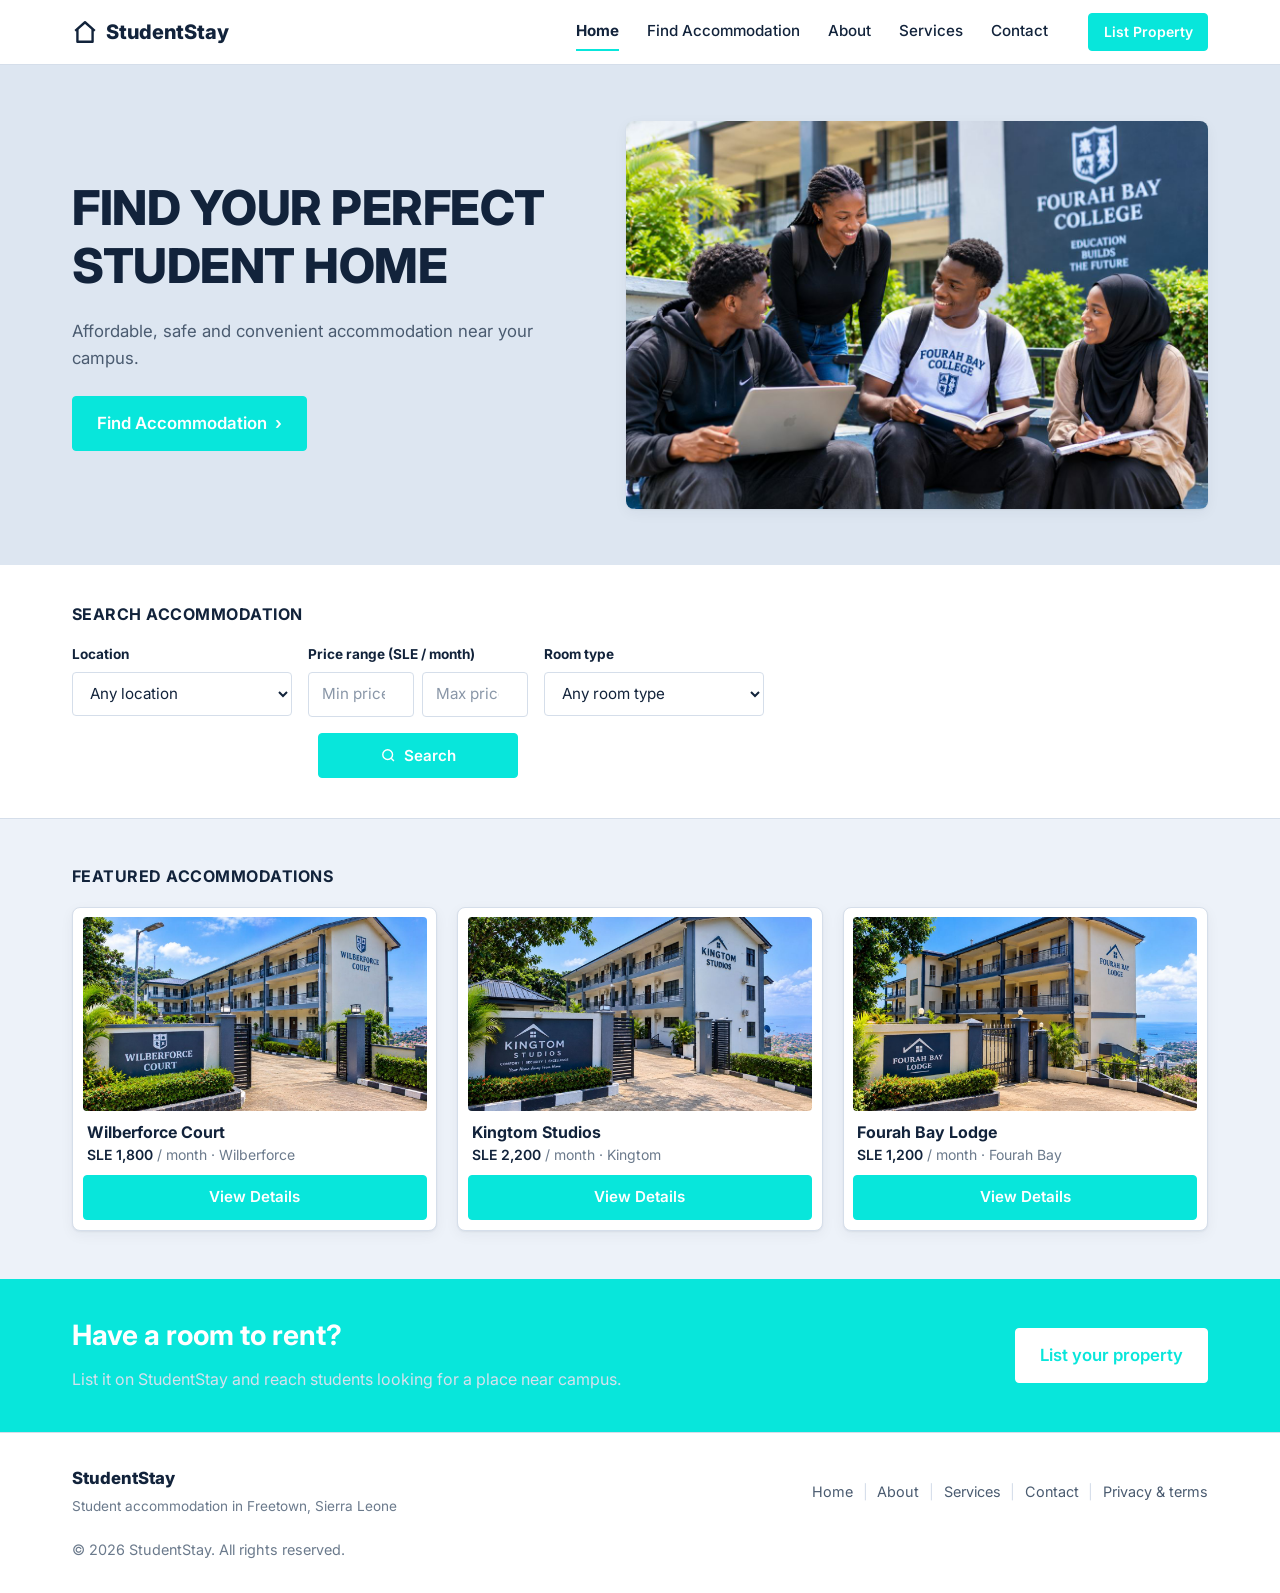
<file: index.html>
<!DOCTYPE html>
<html lang="en">
<head>
  <meta charset="UTF-8">
  <meta name="viewport" content="width=device-width, initial-scale=1">
  <title>StudentStay | Find Your Perfect Student Home</title>
  <meta name="description" content="Search affordable, safe student rooms and apartments in Freetown. Compare prices, locations and facilities.">
  <link rel="icon" href="images/favicon.svg" type="image/svg+xml">
  <link rel="preconnect" href="https://fonts.googleapis.com">
  <link rel="preconnect" href="https://fonts.gstatic.com" crossorigin>
  <link href="https://fonts.googleapis.com/css2?family=Inter:wght@400;500;600;700;800&amp;display=swap" rel="stylesheet">
  <link rel="stylesheet" href="css/style.css">
</head>
<body data-page="home">
  <a class="skip-link" href="#main">Skip to main content</a>

  <header class="site-header">
    <div class="container header-inner">
      <a class="logo" href="index.html" aria-label="StudentStay home"><svg viewBox="0 0 24 24" fill="none" stroke="currentColor" stroke-width="2.2" stroke-linejoin="round" aria-hidden="true"><path d="M3 11 12 3l9 8"/><path d="M5 9.5V21h14V9.5"/></svg><span>StudentStay</span></a>

      <nav id="main-nav" class="main-nav" aria-label="Main">
        <ul>
          <li><a href="index.html" aria-current="page">Home</a></li>
          <li><a href="accommodation.html">Find Accommodation</a></li>
          <li><a href="about.html">About</a></li>
          <li><a href="services.html">Services</a></li>
          <li><a href="contact.html">Contact</a></li>
        </ul>
      </nav>

      <div class="header-actions">
        <a class="btn btn--sm header-cta" href="list-property.html">List Property</a>
        <button class="nav-toggle" type="button" aria-expanded="false" aria-controls="main-nav" aria-label="Open menu">
          <svg class="icon-open" viewBox="0 0 24 24" fill="none" stroke="currentColor" stroke-width="2" aria-hidden="true"><path d="M3 6h18M3 12h18M3 18h18"/></svg><svg class="icon-close" viewBox="0 0 24 24" fill="none" stroke="currentColor" stroke-width="2" aria-hidden="true"><path d="M6 6l12 12M18 6 6 18"/></svg>
        </button>
      </div>
    </div>
  </header>

  <main id="main">
    <section class="hero" aria-labelledby="hero-title">
      <div class="container hero-inner">
        <div>
          <h1 id="hero-title">Find your perfect student home</h1>
          <p class="hero-tagline">Affordable, safe and convenient accommodation near your campus.</p>
          <a class="btn btn--lg" href="accommodation.html">Find Accommodation <span aria-hidden="true">›</span></a>
        </div>
        <div class="hero-media">
          <img src="images/students.jpg" alt="Four smiling students studying together outside Fourah Bay College" width="1200" height="800" fetchpriority="high">
        </div>
      </div>
    </section>

    <section class="search-panel" aria-labelledby="search-title">
      <div class="container">
        <h2 id="search-title" class="section-title">Search accommodation</h2>
        <form class="form-grid" action="accommodation.html" method="get" role="search">
          <div class="field">
            <label for="home-location">Location</label>
            <select id="home-location" name="location">
              <option value="">Any location</option>
            </select>
          </div>
          <div class="field">
            <span class="label" id="price-label">Price range (SLE / month)</span>
            <div class="price-pair" role="group" aria-labelledby="price-label">
              <label class="visually-hidden" for="home-min">Minimum price</label>
              <input id="home-min" name="min" type="number" min="0" step="100" placeholder="Min price">
              <label class="visually-hidden" for="home-max">Maximum price</label>
              <input id="home-max" name="max" type="number" min="0" step="100" placeholder="Max price">
            </div>
          </div>
          <div class="field">
            <label for="home-type">Room type</label>
            <select id="home-type" name="type">
              <option value="">Any room type</option>
            </select>
          </div>
          <button class="btn" type="submit"><svg viewBox="0 0 24 24" fill="none" stroke="currentColor" stroke-width="2" aria-hidden="true"><circle cx="11" cy="11" r="7"/><path d="m20 20-4-4"/></svg> Search</button>
        </form>
      </div>
    </section>

    <section class="section section--soft" aria-labelledby="featured-title">
      <div class="container">
        <h2 id="featured-title" class="section-title">Featured accommodations</h2>
        <div id="featured-grid" class="card-grid card-grid--3">
          <noscript><p>Turn on JavaScript to see featured listings, or <a href="accommodation.html">browse all accommodation</a>.</p></noscript>
        </div>
      </div>
    </section>

    <section class="cta-band" aria-labelledby="owner-title">
      <div class="container">
        <div>
          <h2 id="owner-title">Have a room to rent?</h2>
          <p style="margin:0">List it on StudentStay and reach students looking for a place near campus.</p>
        </div>
        <a class="btn btn--lg" href="list-property.html">List your property</a>
      </div>
    </section>
  </main>

  <footer class="site-footer">
    <div class="container footer-inner">
      <div class="footer-brand">StudentStay
        <p>Student accommodation in Freetown, Sierra Leone</p>
      </div>
      <nav aria-label="Footer">
        <ul class="footer-links">
          <li><a href="index.html">Home</a></li>
          <li><a href="about.html">About</a></li>
          <li><a href="services.html">Services</a></li>
          <li><a href="contact.html">Contact</a></li>
          <li><a href="services.html#faqs">Privacy &amp; terms</a></li>
        </ul>
      </nav>
      <p class="copyright">&copy; <span data-year>2026</span> StudentStay. All rights reserved.</p>
    </div>
  </footer>

  <script src="js/listings.js"></script>
  <script src="js/main.js"></script>
</body>
</html>
</file>
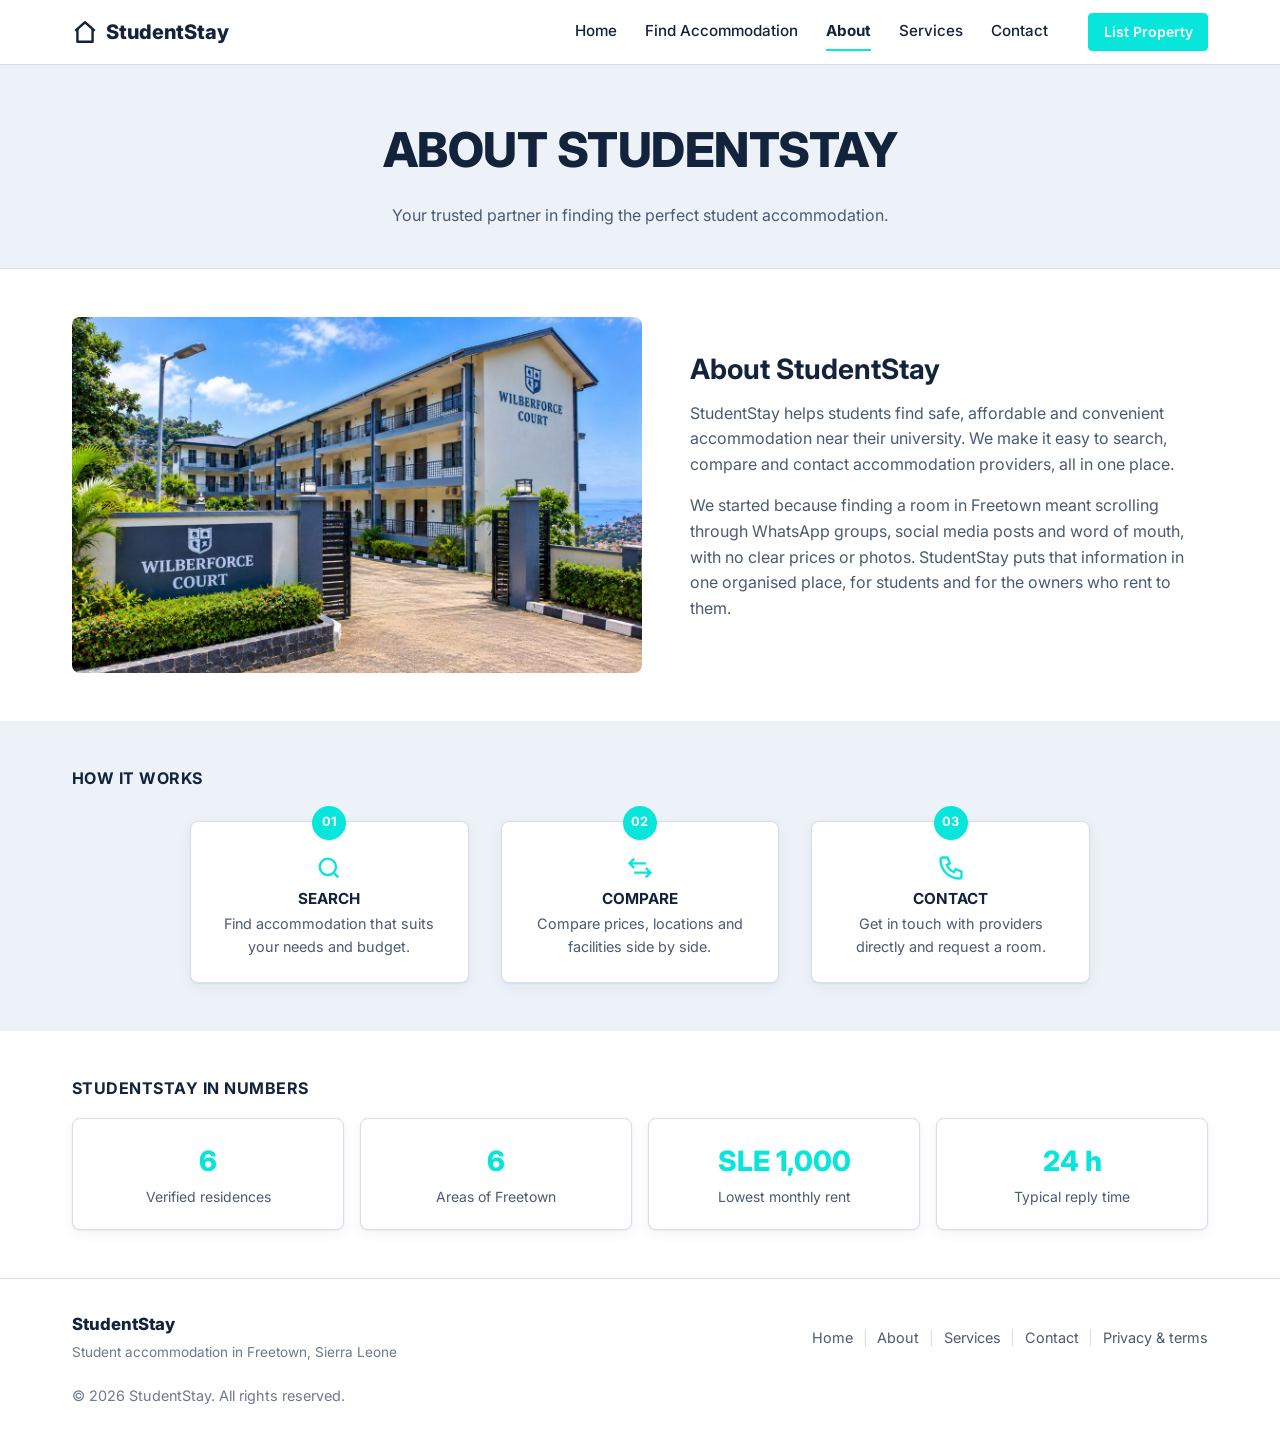
<file: about.html>
<!DOCTYPE html>
<html lang="en">
<head>
  <meta charset="UTF-8">
  <meta name="viewport" content="width=device-width, initial-scale=1">
  <title>About StudentStay</title>
  <meta name="description" content="StudentStay helps students find safe, affordable and convenient accommodation near their university.">
  <link rel="icon" href="images/favicon.svg" type="image/svg+xml">
  <link rel="preconnect" href="https://fonts.googleapis.com">
  <link rel="preconnect" href="https://fonts.gstatic.com" crossorigin>
  <link href="https://fonts.googleapis.com/css2?family=Inter:wght@400;500;600;700;800&amp;display=swap" rel="stylesheet">
  <link rel="stylesheet" href="css/style.css">
</head>
<body data-page="about">
  <a class="skip-link" href="#main">Skip to main content</a>

  <header class="site-header">
    <div class="container header-inner">
      <a class="logo" href="index.html" aria-label="StudentStay home"><svg viewBox="0 0 24 24" fill="none" stroke="currentColor" stroke-width="2.2" stroke-linejoin="round" aria-hidden="true"><path d="M3 11 12 3l9 8"/><path d="M5 9.5V21h14V9.5"/></svg><span>StudentStay</span></a>

      <nav id="main-nav" class="main-nav" aria-label="Main">
        <ul>
          <li><a href="index.html">Home</a></li>
          <li><a href="accommodation.html">Find Accommodation</a></li>
          <li><a href="about.html" aria-current="page">About</a></li>
          <li><a href="services.html">Services</a></li>
          <li><a href="contact.html">Contact</a></li>
        </ul>
      </nav>

      <div class="header-actions">
        <a class="btn btn--sm header-cta" href="list-property.html">List Property</a>
        <button class="nav-toggle" type="button" aria-expanded="false" aria-controls="main-nav" aria-label="Open menu">
          <svg class="icon-open" viewBox="0 0 24 24" fill="none" stroke="currentColor" stroke-width="2" aria-hidden="true"><path d="M3 6h18M3 12h18M3 18h18"/></svg><svg class="icon-close" viewBox="0 0 24 24" fill="none" stroke="currentColor" stroke-width="2" aria-hidden="true"><path d="M6 6l12 12M18 6 6 18"/></svg>
        </button>
      </div>
    </div>
  </header>

  <main id="main">
    <div class="page-header page-header--center">
      <div class="container">
        <h1>About StudentStay</h1>
        <p>Your trusted partner in finding the perfect student accommodation.</p>
      </div>
    </div>

    <section class="section section--white" aria-labelledby="who-title">
      <div class="container split">
        <img src="images/wilberforce-court.jpg" alt="Wilberforce Court student residence with its gated entrance and harbour view" width="1200" height="800">
        <div>
          <h2 id="who-title">About StudentStay</h2>
          <p>StudentStay helps students find safe, affordable and convenient accommodation near their university. We make it easy to search, compare and contact accommodation providers, all in one place.</p>
          <p>We started because finding a room in Freetown meant scrolling through WhatsApp groups, social media posts and word of mouth, with no clear prices or photos. StudentStay puts that information in one organised place, for students and for the owners who rent to them.</p>
        </div>
      </div>
    </section>

    <section class="section section--soft" aria-labelledby="how-title">
      <div class="container">
        <h2 id="how-title" class="section-title">How it works</h2>
        <ol class="steps">
          <li class="card step">
            <svg viewBox="0 0 24 24" fill="none" stroke="currentColor" stroke-width="2" aria-hidden="true"><circle cx="11" cy="11" r="7"/><path d="m20 20-4-4"/></svg>
            <h3>Search</h3>
            <p>Find accommodation that suits your needs and budget.</p>
          </li>
          <li class="card step">
            <svg viewBox="0 0 24 24" fill="none" stroke="currentColor" stroke-width="2" aria-hidden="true"><path d="M7 4 3 8l4 4M3 8h14M17 20l4-4-4-4M21 16H7"/></svg>
            <h3>Compare</h3>
            <p>Compare prices, locations and facilities side by side.</p>
          </li>
          <li class="card step">
            <svg viewBox="0 0 24 24" fill="none" stroke="currentColor" stroke-width="2" aria-hidden="true"><path d="M5 3h4l2 5-2.5 1.5a11 11 0 0 0 6 6L16 13l5 2v4a2 2 0 0 1-2 2A16 16 0 0 1 3 5a2 2 0 0 1 2-2z"/></svg>
            <h3>Contact</h3>
            <p>Get in touch with providers directly and request a room.</p>
          </li>
        </ol>
      </div>
    </section>

    <section class="section section--white" aria-labelledby="numbers-title">
      <div class="container">
        <h2 id="numbers-title" class="section-title">StudentStay in numbers</h2>
        <div class="stats">
          <div class="card"><strong>6</strong><span>Verified residences</span></div>
          <div class="card"><strong>6</strong><span>Areas of Freetown</span></div>
          <div class="card"><strong>SLE 1,000</strong><span>Lowest monthly rent</span></div>
          <div class="card"><strong>24 h</strong><span>Typical reply time</span></div>
        </div>
      </div>
    </section>
  </main>

  <footer class="site-footer">
    <div class="container footer-inner">
      <div class="footer-brand">StudentStay
        <p>Student accommodation in Freetown, Sierra Leone</p>
      </div>
      <nav aria-label="Footer">
        <ul class="footer-links">
          <li><a href="index.html">Home</a></li>
          <li><a href="about.html">About</a></li>
          <li><a href="services.html">Services</a></li>
          <li><a href="contact.html">Contact</a></li>
          <li><a href="services.html#faqs">Privacy &amp; terms</a></li>
        </ul>
      </nav>
      <p class="copyright">&copy; <span data-year>2026</span> StudentStay. All rights reserved.</p>
    </div>
  </footer>

  <script src="js/listings.js"></script>
  <script src="js/main.js"></script>
</body>
</html>
</file>
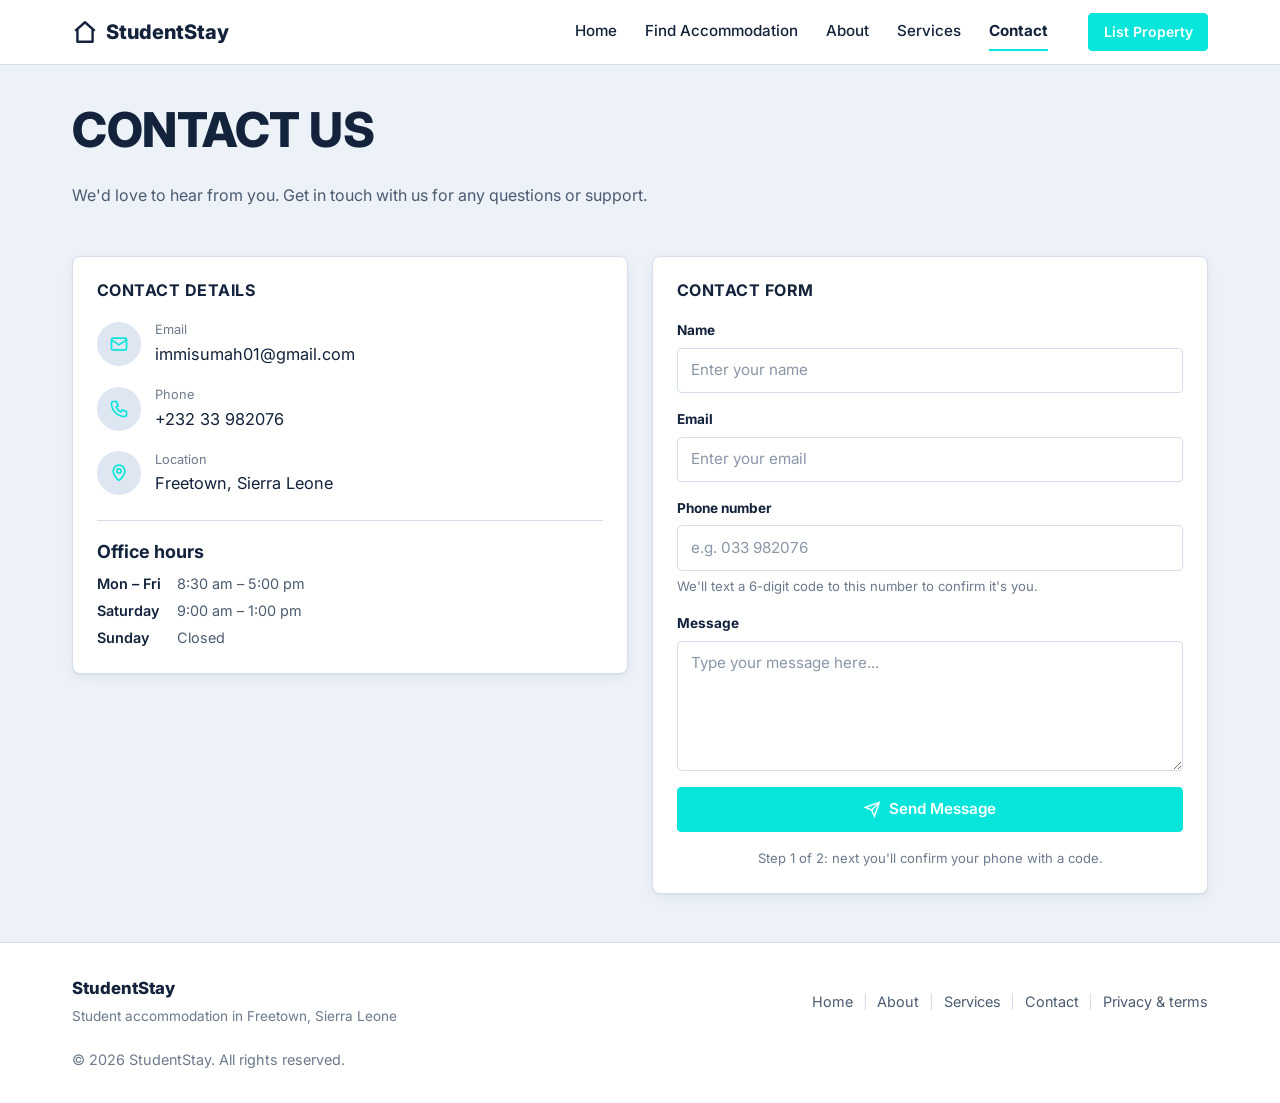
<file: contact.html>
<!DOCTYPE html>
<html lang="en">
<head>
  <meta charset="UTF-8">
  <meta name="viewport" content="width=device-width, initial-scale=1">
  <title>Contact Us | StudentStay</title>
  <meta name="description" content="Contact StudentStay by email, phone or the contact form.">
  <link rel="icon" href="images/favicon.svg" type="image/svg+xml">
  <link rel="preconnect" href="https://fonts.googleapis.com">
  <link rel="preconnect" href="https://fonts.gstatic.com" crossorigin>
  <link href="https://fonts.googleapis.com/css2?family=Inter:wght@400;500;600;700;800&amp;display=swap" rel="stylesheet">
  <link rel="stylesheet" href="css/style.css">
</head>
<body data-page="contact">
  <a class="skip-link" href="#main">Skip to main content</a>

  <header class="site-header">
    <div class="container header-inner">
      <a class="logo" href="index.html" aria-label="StudentStay home"><svg viewBox="0 0 24 24" fill="none" stroke="currentColor" stroke-width="2.2" stroke-linejoin="round" aria-hidden="true"><path d="M3 11 12 3l9 8"/><path d="M5 9.5V21h14V9.5"/></svg><span>StudentStay</span></a>

      <nav id="main-nav" class="main-nav" aria-label="Main">
        <ul>
          <li><a href="index.html">Home</a></li>
          <li><a href="accommodation.html">Find Accommodation</a></li>
          <li><a href="about.html">About</a></li>
          <li><a href="services.html">Services</a></li>
          <li><a href="contact.html" aria-current="page">Contact</a></li>
        </ul>
      </nav>

      <div class="header-actions">
        <a class="btn btn--sm header-cta" href="list-property.html">List Property</a>
        <button class="nav-toggle" type="button" aria-expanded="false" aria-controls="main-nav" aria-label="Open menu">
          <svg class="icon-open" viewBox="0 0 24 24" fill="none" stroke="currentColor" stroke-width="2" aria-hidden="true"><path d="M3 6h18M3 12h18M3 18h18"/></svg><svg class="icon-close" viewBox="0 0 24 24" fill="none" stroke="currentColor" stroke-width="2" aria-hidden="true"><path d="M6 6l12 12M18 6 6 18"/></svg>
        </button>
      </div>
    </div>
  </header>

  <main id="main">
    <div class="page-header">
      <div class="container">
        <h1>Contact us</h1>
        <p>We'd love to hear from you. Get in touch with us for any questions or support.</p>
      </div>
    </div>

    <section class="section section--soft" style="padding-top:1.5rem">
      <div class="container contact-layout">
        <section class="card contact-card" aria-labelledby="details-title">
          <h2 id="details-title" class="section-title">Contact details</h2>
          <ul class="contact-list">
            <li><span class="icon-circle"><svg viewBox="0 0 24 24" fill="none" stroke="currentColor" stroke-width="2" aria-hidden="true"><rect x="3" y="5" width="18" height="14" rx="2"/><path d="m3 7 9 6 9-6"/></svg></span>
              <div><small>Email</small><a href="mailto:immisumah01@gmail.com">immisumah01@gmail.com</a></div></li>
            <li><span class="icon-circle"><svg viewBox="0 0 24 24" fill="none" stroke="currentColor" stroke-width="2" aria-hidden="true"><path d="M5 3h4l2 5-2.5 1.5a11 11 0 0 0 6 6L16 13l5 2v4a2 2 0 0 1-2 2A16 16 0 0 1 3 5a2 2 0 0 1 2-2z"/></svg></span>
              <div><small>Phone</small><a href="tel:+23233982076">+232 33 982076</a></div></li>
            <li><span class="icon-circle"><svg viewBox="0 0 24 24" fill="none" stroke="currentColor" stroke-width="2" aria-hidden="true"><path d="M12 21s-7-6.2-7-11.5A7 7 0 0 1 19 9.5C19 14.8 12 21 12 21z"/><circle cx="12" cy="9.5" r="2.5"/></svg></span>
              <div><small>Location</small><address>Freetown, Sierra Leone</address></div></li>
          </ul>
          <div class="hours">
            <h3>Office hours</h3>
            <dl>
              <dt>Mon – Fri</dt><dd>8:30 am – 5:00 pm</dd>
              <dt>Saturday</dt><dd>9:00 am – 1:00 pm</dd>
              <dt>Sunday</dt><dd>Closed</dd>
            </dl>
          </div>
        </section>

        <section class="card contact-card" aria-labelledby="form-title">
          <h2 id="form-title" class="section-title">Contact form</h2>
          <div id="contact-send" class="send-panel" role="status" hidden>
            <p class="verified-badge">✓ Phone verified</p>
            <h3>Your message is ready</h3>
            <p>Choose how to send it to StudentStay on <strong>+232 33 982076</strong>. Your app opens with the message already written. Just tap <strong>Send</strong>.</p>
            <div class="send-actions">
              <a id="send-whatsapp" class="btn btn--whatsapp" href="#" target="_blank" rel="noopener">
                <svg viewBox="0 0 24 24" fill="currentColor" aria-hidden="true"><path d="M12 2a10 10 0 0 0-8.6 15.1L2 22l5-1.3A10 10 0 1 0 12 2zm0 18.2a8.2 8.2 0 0 1-4.2-1.2l-.3-.2-3 .8.8-2.9-.2-.3A8.2 8.2 0 1 1 12 20.2zm4.5-6.1c-.2-.1-1.5-.7-1.7-.8s-.4-.1-.6.1-.6.8-.8 1-.3.2-.5.1a6.7 6.7 0 0 1-3.3-2.9c-.3-.4.3-.4.7-1.4.1-.2 0-.3 0-.4l-.8-1.8c-.2-.5-.4-.4-.6-.4h-.5a1 1 0 0 0-.7.3 3 3 0 0 0-.9 2.2 5.2 5.2 0 0 0 1.1 2.7 11.8 11.8 0 0 0 4.5 4c1.7.7 2.3.8 3.2.6a2.7 2.7 0 0 0 1.8-1.2 2.2 2.2 0 0 0 .1-1.2c0-.1-.2-.2-.4-.3z"/></svg>
                Send on WhatsApp</a>
              <a id="send-sms" class="btn btn--outline" href="#">
                <svg viewBox="0 0 24 24" fill="none" stroke="currentColor" stroke-width="2" aria-hidden="true"><path d="M21 12a8 8 0 0 1-11.6 7.1L4 20l1-4.4A8 8 0 1 1 21 12z"/></svg>
                Send by text (SMS)</a>
            </div>
            <button type="button" class="link-btn" id="new-message">Write another message</button>
          </div>
          <form id="contact-form" class="form-grid" novalidate>
            <div class="field">
              <label for="c-name">Name</label>
              <input id="c-name" name="name" type="text" autocomplete="name" placeholder="Enter your name" aria-describedby="c-name-error" required>
              <p class="field-error" id="c-name-error"></p>
            </div>
            <div class="field">
              <label for="c-email">Email</label>
              <input id="c-email" name="email" type="email" autocomplete="email" placeholder="Enter your email" aria-describedby="c-email-error" required>
              <p class="field-error" id="c-email-error"></p>
            </div>
            <div class="field">
              <label for="c-phone">Phone number</label>
              <input id="c-phone" name="phone" type="tel" autocomplete="tel" inputmode="tel" placeholder="e.g. 033 982076" aria-describedby="c-phone-hint c-phone-error" required>
              <p class="field-hint" id="c-phone-hint">We'll text a 6-digit code to this number to confirm it's you.</p>
              <p class="field-error" id="c-phone-error"></p>
            </div>
            <div class="field">
              <label for="c-message">Message</label>
              <textarea id="c-message" name="message" placeholder="Type your message here..." aria-describedby="c-message-error" required></textarea>
              <p class="field-error" id="c-message-error"></p>
            </div>
            <button class="btn btn--block" type="submit"><svg viewBox="0 0 24 24" fill="none" stroke="currentColor" stroke-width="2" aria-hidden="true"><path d="M22 2 11 13M22 2l-7 20-4-9-9-4z"/></svg> Send Message</button>
            <p class="form-note">Step 1 of 2: next you'll confirm your phone with a code.</p>
          </form>

          <!-- Step 2: phone verification -->
          <div id="verify-step" class="verify-step" hidden>
            <p class="step-label">Step 2 of 2</p>
            <h3>Enter your verification code</h3>
            <p>We sent a 6-digit code by text to <strong id="verify-phone"></strong>.</p>
            <form id="verify-form" class="form-grid" novalidate>
              <div class="field">
                <label for="v-code">6-digit code</label>
                <input id="v-code" name="code" class="code-input" type="text" inputmode="numeric" autocomplete="one-time-code" pattern="[0-9]*" maxlength="6" placeholder="••••••" aria-describedby="v-code-error">
                <p class="field-error" id="v-code-error"></p>
              </div>
              <button class="btn btn--block" type="submit">Verify and send message</button>
            </form>
            <p class="verify-links">
              <button type="button" class="link-btn" id="resend-code">Resend code</button>
              <span id="resend-timer" class="muted"></span>
              <span aria-hidden="true">·</span>
              <button type="button" class="link-btn" id="change-number">Change number</button>
            </p>
            <p class="form-note">The code expires in 5 minutes.</p>
          </div>
        </section>
      </div>
    </section>

    <!-- Demo text message: shows the verification code as a phone notification -->
    <div id="sms-toast" class="sms-toast" role="status" aria-live="polite" hidden>
      <div class="sms-icon" aria-hidden="true">
        <svg viewBox="0 0 24 24" fill="none" stroke="currentColor" stroke-width="2"><path d="M21 12a8 8 0 0 1-11.6 7.1L4 20l1-4.4A8 8 0 1 1 21 12z"/></svg>
      </div>
      <div class="sms-body">
        <p class="sms-head"><strong>Messages</strong> · <span id="sms-to"></span> · now <span class="sms-demo">Demo</span></p>
        <p class="sms-text">StudentStay: your verification code is <strong id="sms-code"></strong>. It expires in 5 minutes. Do not share it.</p>
      </div>
      <button type="button" class="sms-close" id="sms-close" aria-label="Close notification">✕</button>
    </div>
  </main>

  <footer class="site-footer">
    <div class="container footer-inner">
      <div class="footer-brand">StudentStay
        <p>Student accommodation in Freetown, Sierra Leone</p>
      </div>
      <nav aria-label="Footer">
        <ul class="footer-links">
          <li><a href="index.html">Home</a></li>
          <li><a href="about.html">About</a></li>
          <li><a href="services.html">Services</a></li>
          <li><a href="contact.html">Contact</a></li>
          <li><a href="services.html#faqs">Privacy &amp; terms</a></li>
        </ul>
      </nav>
      <p class="copyright">&copy; <span data-year>2026</span> StudentStay. All rights reserved.</p>
    </div>
  </footer>

  <script src="js/listings.js"></script>
  <script src="js/main.js"></script>
</body>
</html>
</file>
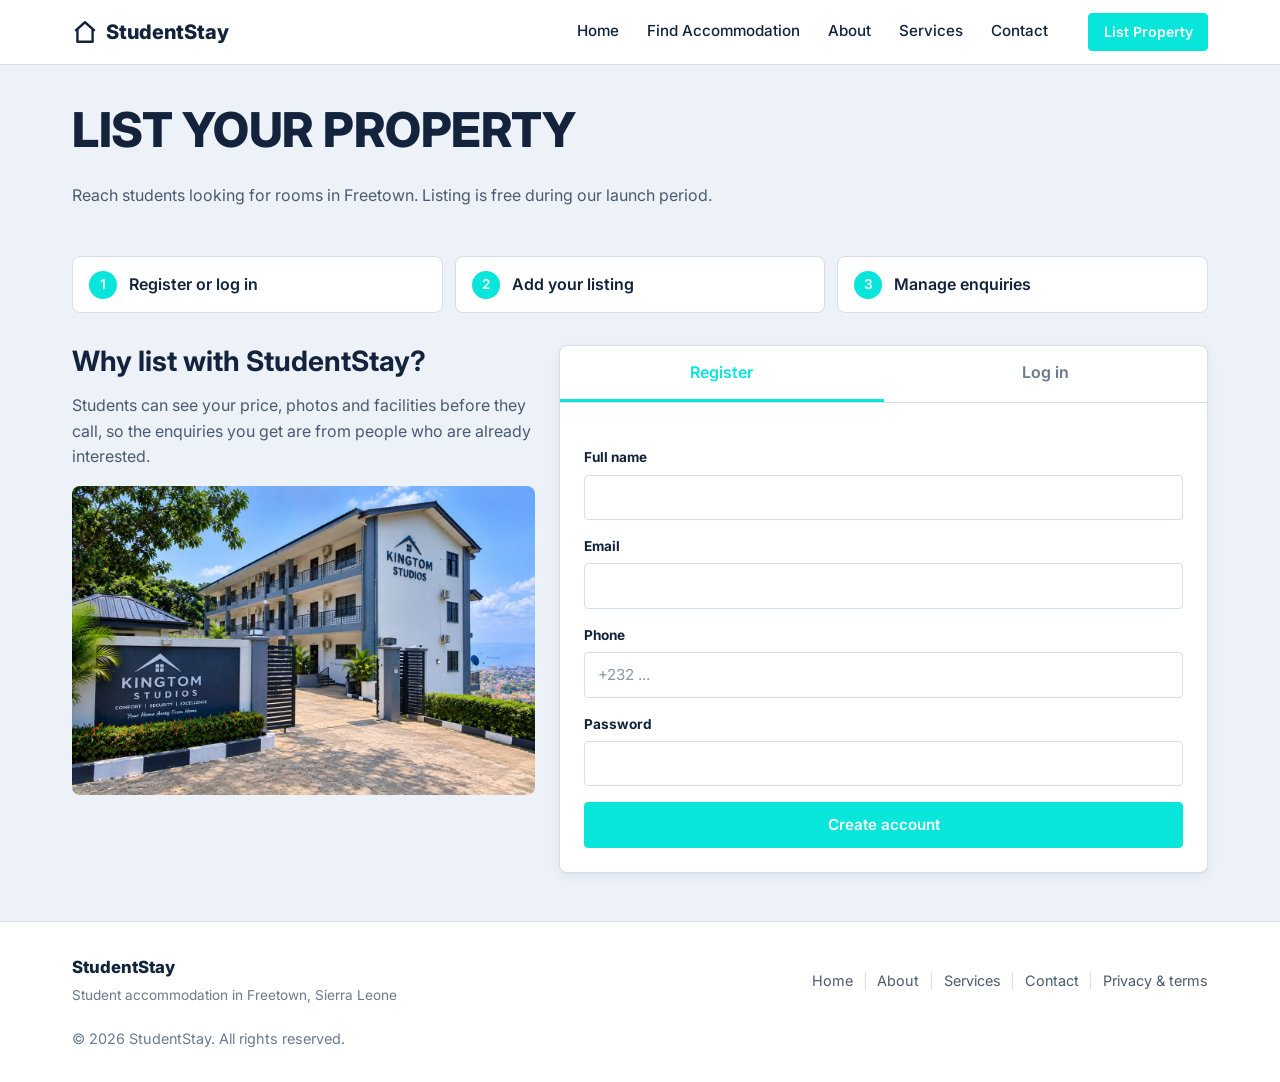
<file: list-property.html>
<!DOCTYPE html>
<html lang="en">
<head>
  <meta charset="UTF-8">
  <meta name="viewport" content="width=device-width, initial-scale=1">
  <title>List Your Property | StudentStay</title>
  <meta name="description" content="Register as a property owner, add your room listing and manage it from your dashboard.">
  <link rel="icon" href="images/favicon.svg" type="image/svg+xml">
  <link rel="preconnect" href="https://fonts.googleapis.com">
  <link rel="preconnect" href="https://fonts.gstatic.com" crossorigin>
  <link href="https://fonts.googleapis.com/css2?family=Inter:wght@400;500;600;700;800&amp;display=swap" rel="stylesheet">
  <link rel="stylesheet" href="css/style.css">
</head>
<body data-page="list-property">
  <a class="skip-link" href="#main">Skip to main content</a>

  <header class="site-header">
    <div class="container header-inner">
      <a class="logo" href="index.html" aria-label="StudentStay home"><svg viewBox="0 0 24 24" fill="none" stroke="currentColor" stroke-width="2.2" stroke-linejoin="round" aria-hidden="true"><path d="M3 11 12 3l9 8"/><path d="M5 9.5V21h14V9.5"/></svg><span>StudentStay</span></a>

      <nav id="main-nav" class="main-nav" aria-label="Main">
        <ul>
          <li><a href="index.html">Home</a></li>
          <li><a href="accommodation.html">Find Accommodation</a></li>
          <li><a href="about.html">About</a></li>
          <li><a href="services.html">Services</a></li>
          <li><a href="contact.html">Contact</a></li>
        </ul>
      </nav>

      <div class="header-actions">
        <a class="btn btn--sm header-cta" href="list-property.html" aria-current="page">List Property</a>
        <button class="nav-toggle" type="button" aria-expanded="false" aria-controls="main-nav" aria-label="Open menu">
          <svg class="icon-open" viewBox="0 0 24 24" fill="none" stroke="currentColor" stroke-width="2" aria-hidden="true"><path d="M3 6h18M3 12h18M3 18h18"/></svg><svg class="icon-close" viewBox="0 0 24 24" fill="none" stroke="currentColor" stroke-width="2" aria-hidden="true"><path d="M6 6l12 12M18 6 6 18"/></svg>
        </button>
      </div>
    </div>
  </header>

  <main id="main">
    <div class="page-header">
      <div class="container">
        <h1>List your property</h1>
        <p>Reach students looking for rooms in Freetown. Listing is free during our launch period.</p>
      </div>
    </div>

    <section class="section section--soft" style="padding-top:1.5rem">
      <div class="container">
        <ol class="owner-steps" aria-label="Steps to list a property">
          <li id="step-account">Register or log in</li>
          <li id="step-listing">Add your listing</li>
          <li id="step-manage">Manage enquiries</li>
        </ol>

        <!-- Step 1: account -->
        <div id="account-area" class="list-layout">
          <div>
            <h2>Why list with StudentStay?</h2>
            <p>Students can see your price, photos and facilities before they call, so the enquiries you get are from people who are already interested.</p>
            <img src="images/kingtom-studios.jpg" alt="Kingtom Studios, a student residence listed on StudentStay" width="1200" height="800" style="border-radius:8px" loading="lazy">
          </div>
          <div class="card">
            <div class="tabs" role="tablist" aria-label="Account">
              <button class="tab" role="tab" id="tab-register" aria-selected="true" aria-controls="panel-register" type="button">Register</button>
              <button class="tab" role="tab" id="tab-login" aria-selected="false" aria-controls="panel-login" tabindex="-1" type="button">Log in</button>
            </div>
            <div id="panel-register" class="panel" role="tabpanel" aria-labelledby="tab-register">
              <form id="register-form" class="form-grid" novalidate>
                <div class="field">
                  <label for="reg-name">Full name</label>
                  <input id="reg-name" name="reg-name" type="text" autocomplete="name" aria-describedby="reg-name-error">
                  <p class="field-error" id="reg-name-error"></p>
                </div>
                <div class="field">
                  <label for="reg-email">Email</label>
                  <input id="reg-email" name="reg-email" type="email" autocomplete="email" aria-describedby="reg-email-error">
                  <p class="field-error" id="reg-email-error"></p>
                </div>
                <div class="field">
                  <label for="reg-phone">Phone</label>
                  <input id="reg-phone" name="reg-phone" type="tel" autocomplete="tel" placeholder="+232 ..." aria-describedby="reg-phone-error">
                  <p class="field-error" id="reg-phone-error"></p>
                </div>
                <div class="field">
                  <label for="reg-password">Password</label>
                  <input id="reg-password" name="reg-password" type="password" autocomplete="new-password" aria-describedby="reg-password-error">
                  <p class="field-error" id="reg-password-error"></p>
                </div>
                <button class="btn btn--block" type="submit">Create account</button>
              </form>
            </div>
            <div id="panel-login" class="panel" role="tabpanel" aria-labelledby="tab-login" hidden>
              <form id="login-form" class="form-grid" novalidate>
                <div class="field">
                  <label for="login-email">Email</label>
                  <input id="login-email" name="login-email" type="email" autocomplete="email" aria-describedby="login-email-error">
                  <p class="field-error" id="login-email-error"></p>
                </div>
                <div class="field">
                  <label for="login-password">Password</label>
                  <input id="login-password" name="login-password" type="password" autocomplete="current-password" aria-describedby="login-password-error">
                  <p class="field-error" id="login-password-error"></p>
                </div>
                <button class="btn btn--block" type="submit">Log in</button>
              </form>
            </div>
          </div>
        </div>

        <!-- Steps 2 and 3: add listing + dashboard -->
        <div id="owner-area" hidden>
          <div class="results-bar">
            <h2 style="margin:0">Welcome, <span id="owner-name"></span></h2>
            <button class="btn btn--outline btn--sm" type="button" id="sign-out">Sign out</button>
          </div>

          <div class="list-layout">
            <section class="card panel" aria-labelledby="add-title">
              <h3 id="add-title">Add a listing</h3>
              <div class="alert alert--success" id="listing-success" role="status" hidden></div>
              <form id="listing-form" class="form-grid" novalidate>
                <div class="field">
                  <label for="p-title">Listing title</label>
                  <input id="p-title" name="p-title" type="text" placeholder="e.g. Quiet single room near FBC" aria-describedby="p-title-error">
                  <p class="field-error" id="p-title-error"></p>
                </div>
                <div class="field">
                  <label for="p-location">Location</label>
                  <select id="p-location" name="p-location" aria-describedby="p-location-error"><option value="">Choose a location</option></select>
                  <p class="field-error" id="p-location-error"></p>
                </div>
                <div class="field">
                  <label for="p-type">Room type</label>
                  <select id="p-type" name="p-type" aria-describedby="p-type-error"><option value="">Choose a room type</option></select>
                  <p class="field-error" id="p-type-error"></p>
                </div>
                <div class="field">
                  <label for="p-price">Monthly rent (SLE)</label>
                  <input id="p-price" name="p-price" type="number" min="100" step="50" aria-describedby="p-price-error">
                  <p class="field-error" id="p-price-error"></p>
                </div>
                <fieldset>
                  <legend class="label">Facilities</legend>
                  <div id="p-facilities" class="checks"></div>
                </fieldset>
                <div class="field">
                  <label for="p-description">Description</label>
                  <textarea id="p-description" name="p-description" placeholder="Describe the room, the house and what is included in the rent." aria-describedby="p-description-error"></textarea>
                  <p class="field-error" id="p-description-error"></p>
                </div>
                <button class="btn btn--block" type="submit">Submit listing</button>
              </form>
            </section>

            <section class="card panel" aria-labelledby="dash-title">
              <h3 id="dash-title">Your dashboard</h3>
              <p id="dash-summary" class="dash-summary"></p>
              <p class="dash-hint">Tap any part of a listing (name, location, rent or status) to view, edit, change its status or delete it.</p>
              <div class="table-scroll">
                <table class="dashboard-table">
                  <caption class="visually-hidden">Your submitted listings</caption>
                  <thead><tr><th scope="col">Listing</th><th scope="col">Location</th><th scope="col">Rent</th><th scope="col">Status</th></tr></thead>
                  <tbody id="dashboard-body"></tbody>
                </table>
              </div>
              <div class="alert alert--success" id="dash-alert" role="status" hidden style="margin-top:1rem"></div>
              <p style="margin-top:1rem;font-size:.9rem">Enquiries from students are sent to your email and phone. You can reply to them directly.</p>
            </section>
          </div>
        </div>

        <!-- View / edit a listing (opened from any cell of the dashboard) -->
        <dialog id="listing-dialog" class="dialog" aria-labelledby="dlg-title">
          <form id="edit-form" class="form-grid" novalidate>
            <div class="dialog-head">
              <div>
                <h3 id="dlg-title">Listing details</h3>
                <p class="dialog-sub" id="dlg-submitted"></p>
              </div>
              <button type="button" class="dialog-close" data-close aria-label="Close">
                <svg viewBox="0 0 24 24" fill="none" stroke="currentColor" stroke-width="2" aria-hidden="true"><path d="M6 6l12 12M18 6 6 18"/></svg>
              </button>
            </div>
            <div class="field">
              <label for="e-title">Listing title</label>
              <input id="e-title" name="e-title" type="text" aria-describedby="e-title-error">
              <p class="field-error" id="e-title-error"></p>
            </div>
            <div class="dialog-grid">
              <div class="field">
                <label for="e-location">Location</label>
                <select id="e-location" name="e-location" aria-describedby="e-location-error"></select>
                <p class="field-error" id="e-location-error"></p>
              </div>
              <div class="field">
                <label for="e-type">Room type</label>
                <select id="e-type" name="e-type"></select>
              </div>
              <div class="field">
                <label for="e-price">Monthly rent (SLE)</label>
                <input id="e-price" name="e-price" type="number" min="100" step="50" aria-describedby="e-price-error">
                <p class="field-error" id="e-price-error"></p>
              </div>
              <div class="field">
                <label for="e-status">Status</label>
                <select id="e-status" name="e-status">
                  <option>Under review</option>
                  <option>Live</option>
                  <option>Rented</option>
                  <option>Paused</option>
                </select>
              </div>
            </div>
            <fieldset>
              <legend class="label">Facilities</legend>
              <div id="e-facilities" class="checks"></div>
            </fieldset>
            <div class="field">
              <label for="e-description">Description</label>
              <textarea id="e-description" name="e-description" aria-describedby="e-description-error"></textarea>
              <p class="field-error" id="e-description-error"></p>
            </div>
            <div class="dialog-actions">
              <button type="button" class="btn btn--danger" id="delete-listing">Delete listing</button>
              <div class="form-actions">
                <button type="button" class="btn btn--outline" data-close>Cancel</button>
                <button type="submit" class="btn">Save changes</button>
              </div>
            </div>
          </form>
        </dialog>
      </div>
    </section>
  </main>

  <footer class="site-footer">
    <div class="container footer-inner">
      <div class="footer-brand">StudentStay
        <p>Student accommodation in Freetown, Sierra Leone</p>
      </div>
      <nav aria-label="Footer">
        <ul class="footer-links">
          <li><a href="index.html">Home</a></li>
          <li><a href="about.html">About</a></li>
          <li><a href="services.html">Services</a></li>
          <li><a href="contact.html">Contact</a></li>
          <li><a href="services.html#faqs">Privacy &amp; terms</a></li>
        </ul>
      </nav>
      <p class="copyright">&copy; <span data-year>2026</span> StudentStay. All rights reserved.</p>
    </div>
  </footer>

  <script src="js/listings.js"></script>
  <script src="js/main.js"></script>
</body>
</html>
</file>
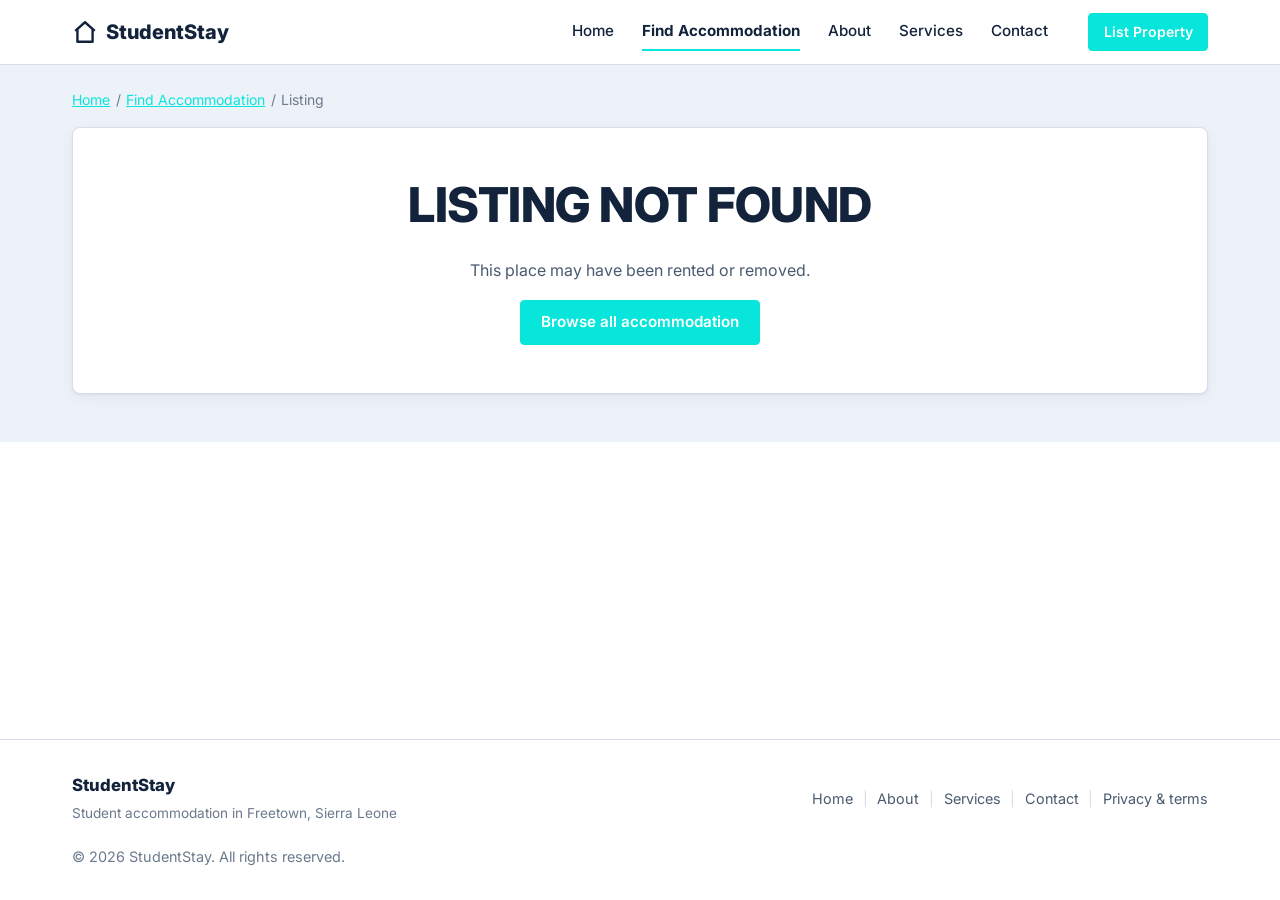
<file: listing.html>
<!DOCTYPE html>
<html lang="en">
<head>
  <meta charset="UTF-8">
  <meta name="viewport" content="width=device-width, initial-scale=1">
  <title>Listing Details | StudentStay</title>
  <meta name="description" content="Full details, facilities and price for a student accommodation listing.">
  <link rel="icon" href="images/favicon.svg" type="image/svg+xml">
  <link rel="preconnect" href="https://fonts.googleapis.com">
  <link rel="preconnect" href="https://fonts.gstatic.com" crossorigin>
  <link href="https://fonts.googleapis.com/css2?family=Inter:wght@400;500;600;700;800&amp;display=swap" rel="stylesheet">
  <link rel="stylesheet" href="css/style.css">
</head>
<body data-page="listing">
  <a class="skip-link" href="#main">Skip to main content</a>

  <header class="site-header">
    <div class="container header-inner">
      <a class="logo" href="index.html" aria-label="StudentStay home"><svg viewBox="0 0 24 24" fill="none" stroke="currentColor" stroke-width="2.2" stroke-linejoin="round" aria-hidden="true"><path d="M3 11 12 3l9 8"/><path d="M5 9.5V21h14V9.5"/></svg><span>StudentStay</span></a>

      <nav id="main-nav" class="main-nav" aria-label="Main">
        <ul>
          <li><a href="index.html">Home</a></li>
          <li><a href="accommodation.html" aria-current="page">Find Accommodation</a></li>
          <li><a href="about.html">About</a></li>
          <li><a href="services.html">Services</a></li>
          <li><a href="contact.html">Contact</a></li>
        </ul>
      </nav>

      <div class="header-actions">
        <a class="btn btn--sm header-cta" href="list-property.html">List Property</a>
        <button class="nav-toggle" type="button" aria-expanded="false" aria-controls="main-nav" aria-label="Open menu">
          <svg class="icon-open" viewBox="0 0 24 24" fill="none" stroke="currentColor" stroke-width="2" aria-hidden="true"><path d="M3 6h18M3 12h18M3 18h18"/></svg><svg class="icon-close" viewBox="0 0 24 24" fill="none" stroke="currentColor" stroke-width="2" aria-hidden="true"><path d="M6 6l12 12M18 6 6 18"/></svg>
        </button>
      </div>
    </div>
  </header>

  <main id="main">
    <section class="section section--soft" style="padding-top:1.5rem">
      <div class="container">
        <nav class="breadcrumb" aria-label="Breadcrumb">
          <ol>
            <li><a href="index.html">Home</a></li>
            <li><a href="accommodation.html">Find Accommodation</a></li>
            <li><span id="crumb-name" aria-current="page">Listing</span></li>
          </ol>
        </nav>
        <div id="listing-root">
          <noscript><p>Turn on JavaScript to view listing details.</p></noscript>
        </div>
      </div>
    </section>
  </main>

  <footer class="site-footer">
    <div class="container footer-inner">
      <div class="footer-brand">StudentStay
        <p>Student accommodation in Freetown, Sierra Leone</p>
      </div>
      <nav aria-label="Footer">
        <ul class="footer-links">
          <li><a href="index.html">Home</a></li>
          <li><a href="about.html">About</a></li>
          <li><a href="services.html">Services</a></li>
          <li><a href="contact.html">Contact</a></li>
          <li><a href="services.html#faqs">Privacy &amp; terms</a></li>
        </ul>
      </nav>
      <p class="copyright">&copy; <span data-year>2026</span> StudentStay. All rights reserved.</p>
    </div>
  </footer>

  <script src="js/listings.js"></script>
  <script src="js/main.js"></script>
</body>
</html>
</file>
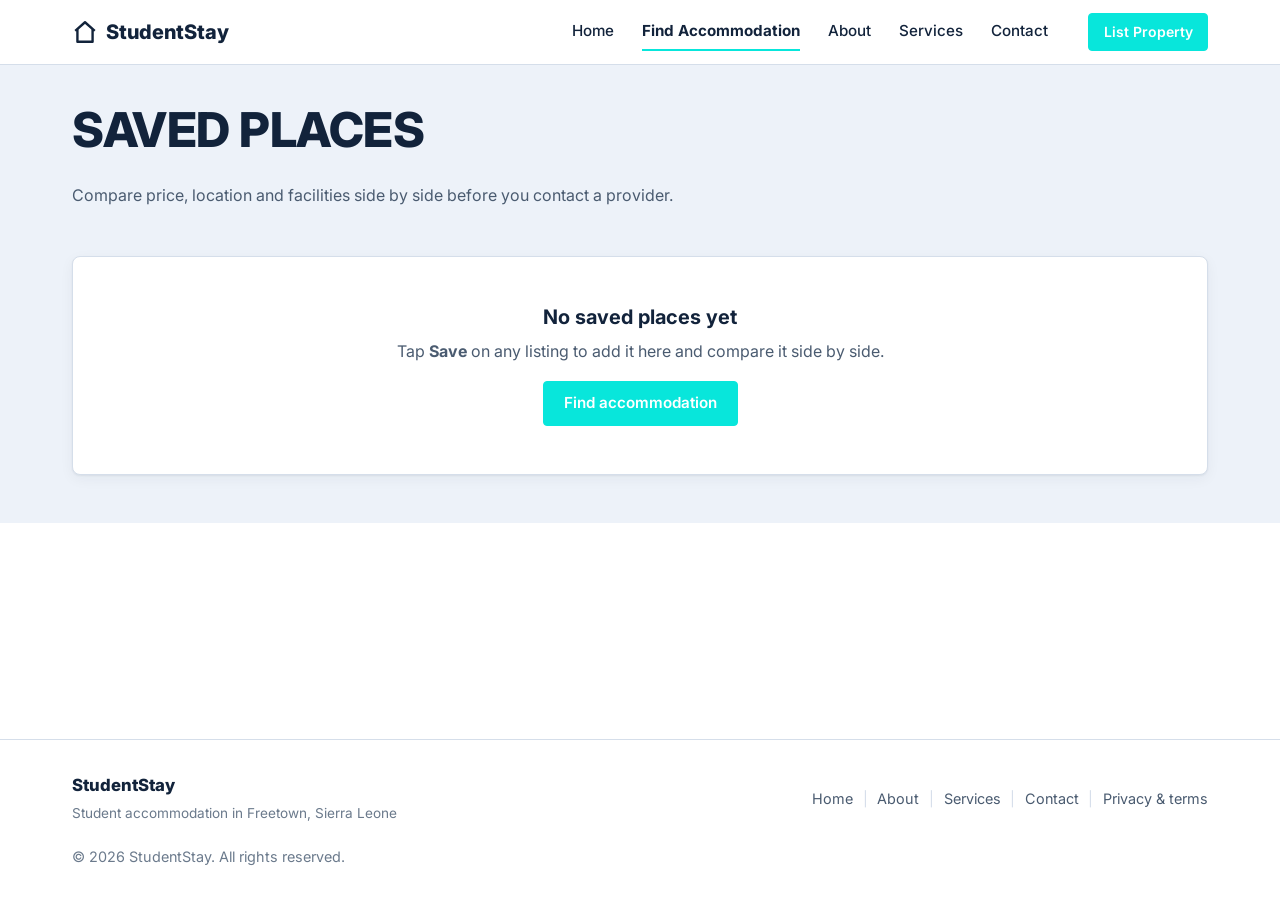
<file: saved.html>
<!DOCTYPE html>
<html lang="en">
<head>
  <meta charset="UTF-8">
  <meta name="viewport" content="width=device-width, initial-scale=1">
  <title>Saved & Compare | StudentStay</title>
  <meta name="description" content="Compare your saved student accommodation side by side.">
  <link rel="icon" href="images/favicon.svg" type="image/svg+xml">
  <link rel="preconnect" href="https://fonts.googleapis.com">
  <link rel="preconnect" href="https://fonts.gstatic.com" crossorigin>
  <link href="https://fonts.googleapis.com/css2?family=Inter:wght@400;500;600;700;800&amp;display=swap" rel="stylesheet">
  <link rel="stylesheet" href="css/style.css">
</head>
<body data-page="saved">
  <a class="skip-link" href="#main">Skip to main content</a>

  <header class="site-header">
    <div class="container header-inner">
      <a class="logo" href="index.html" aria-label="StudentStay home"><svg viewBox="0 0 24 24" fill="none" stroke="currentColor" stroke-width="2.2" stroke-linejoin="round" aria-hidden="true"><path d="M3 11 12 3l9 8"/><path d="M5 9.5V21h14V9.5"/></svg><span>StudentStay</span></a>

      <nav id="main-nav" class="main-nav" aria-label="Main">
        <ul>
          <li><a href="index.html">Home</a></li>
          <li><a href="accommodation.html" aria-current="page">Find Accommodation</a></li>
          <li><a href="about.html">About</a></li>
          <li><a href="services.html">Services</a></li>
          <li><a href="contact.html">Contact</a></li>
        </ul>
      </nav>

      <div class="header-actions">
        <a class="btn btn--sm header-cta" href="list-property.html">List Property</a>
        <button class="nav-toggle" type="button" aria-expanded="false" aria-controls="main-nav" aria-label="Open menu">
          <svg class="icon-open" viewBox="0 0 24 24" fill="none" stroke="currentColor" stroke-width="2" aria-hidden="true"><path d="M3 6h18M3 12h18M3 18h18"/></svg><svg class="icon-close" viewBox="0 0 24 24" fill="none" stroke="currentColor" stroke-width="2" aria-hidden="true"><path d="M6 6l12 12M18 6 6 18"/></svg>
        </button>
      </div>
    </div>
  </header>

  <main id="main">
    <div class="page-header">
      <div class="container">
        <h1>Saved places</h1>
        <p>Compare price, location and facilities side by side before you contact a provider.</p>
      </div>
    </div>
    <section class="section section--soft" style="padding-top:1.5rem">
      <div class="container" id="compare-root">
        <noscript><p>Turn on JavaScript to see your saved places.</p></noscript>
      </div>
    </section>
  </main>

  <footer class="site-footer">
    <div class="container footer-inner">
      <div class="footer-brand">StudentStay
        <p>Student accommodation in Freetown, Sierra Leone</p>
      </div>
      <nav aria-label="Footer">
        <ul class="footer-links">
          <li><a href="index.html">Home</a></li>
          <li><a href="about.html">About</a></li>
          <li><a href="services.html">Services</a></li>
          <li><a href="contact.html">Contact</a></li>
          <li><a href="services.html#faqs">Privacy &amp; terms</a></li>
        </ul>
      </nav>
      <p class="copyright">&copy; <span data-year>2026</span> StudentStay. All rights reserved.</p>
    </div>
  </footer>

  <script src="js/listings.js"></script>
  <script src="js/main.js"></script>
</body>
</html>
</file>
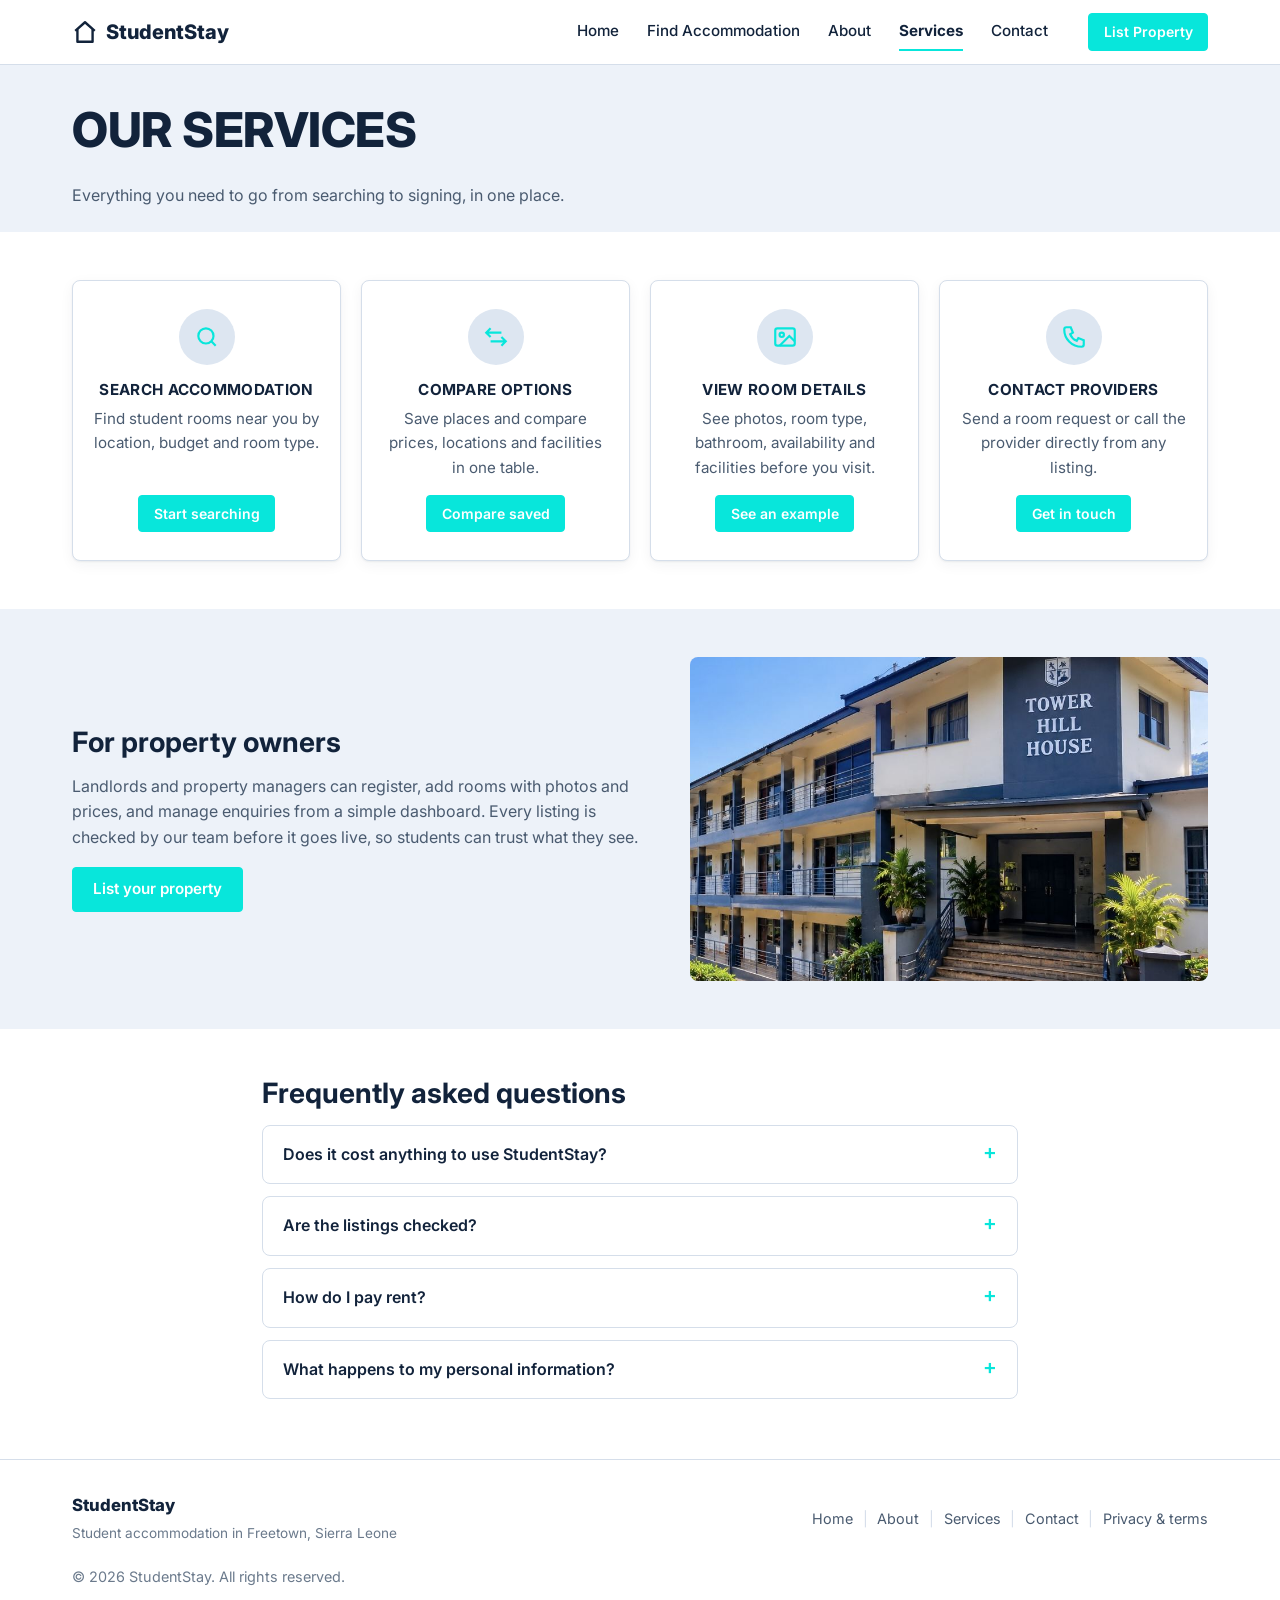
<file: services.html>
<!DOCTYPE html>
<html lang="en">
<head>
  <meta charset="UTF-8">
  <meta name="viewport" content="width=device-width, initial-scale=1">
  <title>Our Services | StudentStay</title>
  <meta name="description" content="Search, compare, view room details and contact accommodation providers with StudentStay.">
  <link rel="icon" href="images/favicon.svg" type="image/svg+xml">
  <link rel="preconnect" href="https://fonts.googleapis.com">
  <link rel="preconnect" href="https://fonts.gstatic.com" crossorigin>
  <link href="https://fonts.googleapis.com/css2?family=Inter:wght@400;500;600;700;800&amp;display=swap" rel="stylesheet">
  <link rel="stylesheet" href="css/style.css">
</head>
<body data-page="services">
  <a class="skip-link" href="#main">Skip to main content</a>

  <header class="site-header">
    <div class="container header-inner">
      <a class="logo" href="index.html" aria-label="StudentStay home"><svg viewBox="0 0 24 24" fill="none" stroke="currentColor" stroke-width="2.2" stroke-linejoin="round" aria-hidden="true"><path d="M3 11 12 3l9 8"/><path d="M5 9.5V21h14V9.5"/></svg><span>StudentStay</span></a>

      <nav id="main-nav" class="main-nav" aria-label="Main">
        <ul>
          <li><a href="index.html">Home</a></li>
          <li><a href="accommodation.html">Find Accommodation</a></li>
          <li><a href="about.html">About</a></li>
          <li><a href="services.html" aria-current="page">Services</a></li>
          <li><a href="contact.html">Contact</a></li>
        </ul>
      </nav>

      <div class="header-actions">
        <a class="btn btn--sm header-cta" href="list-property.html">List Property</a>
        <button class="nav-toggle" type="button" aria-expanded="false" aria-controls="main-nav" aria-label="Open menu">
          <svg class="icon-open" viewBox="0 0 24 24" fill="none" stroke="currentColor" stroke-width="2" aria-hidden="true"><path d="M3 6h18M3 12h18M3 18h18"/></svg><svg class="icon-close" viewBox="0 0 24 24" fill="none" stroke="currentColor" stroke-width="2" aria-hidden="true"><path d="M6 6l12 12M18 6 6 18"/></svg>
        </button>
      </div>
    </div>
  </header>

  <main id="main">
    <div class="page-header">
      <div class="container">
        <h1>Our services</h1>
        <p>Everything you need to go from searching to signing, in one place.</p>
      </div>
    </div>

    <section class="section section--white" aria-label="Services">
      <div class="container">
        <div class="card-grid card-grid--4">
          <article class="card service-card">
            <span class="icon-circle"><svg viewBox="0 0 24 24" fill="none" stroke="currentColor" stroke-width="2" aria-hidden="true"><circle cx="11" cy="11" r="7"/><path d="m20 20-4-4"/></svg></span>
            <h3>Search accommodation</h3>
            <p>Find student rooms near you by location, budget and room type.</p>
            <a class="btn btn--sm" href="accommodation.html">Start searching</a>
          </article>
          <article class="card service-card">
            <span class="icon-circle"><svg viewBox="0 0 24 24" fill="none" stroke="currentColor" stroke-width="2" aria-hidden="true"><path d="M7 4 3 8l4 4M3 8h14M17 20l4-4-4-4M21 16H7"/></svg></span>
            <h3>Compare options</h3>
            <p>Save places and compare prices, locations and facilities in one table.</p>
            <a class="btn btn--sm" href="saved.html">Compare saved</a>
          </article>
          <article class="card service-card">
            <span class="icon-circle"><svg viewBox="0 0 24 24" fill="none" stroke="currentColor" stroke-width="2" aria-hidden="true"><rect x="3" y="4" width="18" height="16" rx="2"/><circle cx="9" cy="10" r="2"/><path d="m21 16-5-5-9 9"/></svg></span>
            <h3>View room details</h3>
            <p>See photos, room type, bathroom, availability and facilities before you visit.</p>
            <a class="btn btn--sm" href="listing.html?id=wilberforce-court">See an example</a>
          </article>
          <article class="card service-card">
            <span class="icon-circle"><svg viewBox="0 0 24 24" fill="none" stroke="currentColor" stroke-width="2" aria-hidden="true"><path d="M5 3h4l2 5-2.5 1.5a11 11 0 0 0 6 6L16 13l5 2v4a2 2 0 0 1-2 2A16 16 0 0 1 3 5a2 2 0 0 1 2-2z"/></svg></span>
            <h3>Contact providers</h3>
            <p>Send a room request or call the provider directly from any listing.</p>
            <a class="btn btn--sm" href="contact.html">Get in touch</a>
          </article>
        </div>
      </div>
    </section>

    <section class="section section--soft" aria-labelledby="owners-title">
      <div class="container split">
        <div>
          <h2 id="owners-title">For property owners</h2>
          <p>Landlords and property managers can register, add rooms with photos and prices, and manage enquiries from a simple dashboard. Every listing is checked by our team before it goes live, so students can trust what they see.</p>
          <a class="btn" href="list-property.html">List your property</a>
        </div>
        <img src="images/tower-hill-house.jpg" alt="Tower Hill House, a student residence with a wide entrance staircase" width="911" height="607" loading="lazy">
      </div>
    </section>

    <section id="faqs" class="section section--white" aria-labelledby="faq-title">
      <div class="container faq">
        <h2 id="faq-title">Frequently asked questions</h2>
        <details>
          <summary>Does it cost anything to use StudentStay?</summary>
          <p>No. Searching, saving and contacting providers is free for students. Property owners can list rooms for free during our launch period.</p>
        </details>
        <details>
          <summary>Are the listings checked?</summary>
          <p>Yes. Our team reviews each new listing and confirms the owner's phone number before it is published.</p>
        </details>
        <details>
          <summary>How do I pay rent?</summary>
          <p>You agree payment directly with the provider. Never pay a deposit before you have seen the room and received a written agreement.</p>
        </details>
        <details>
          <summary>What happens to my personal information?</summary>
          <p>We only share your name, email and phone number with the provider you send a request to. We never sell your data.</p>
        </details>
      </div>
    </section>
  </main>

  <footer class="site-footer">
    <div class="container footer-inner">
      <div class="footer-brand">StudentStay
        <p>Student accommodation in Freetown, Sierra Leone</p>
      </div>
      <nav aria-label="Footer">
        <ul class="footer-links">
          <li><a href="index.html">Home</a></li>
          <li><a href="about.html">About</a></li>
          <li><a href="services.html">Services</a></li>
          <li><a href="contact.html">Contact</a></li>
          <li><a href="services.html#faqs">Privacy &amp; terms</a></li>
        </ul>
      </nav>
      <p class="copyright">&copy; <span data-year>2026</span> StudentStay. All rights reserved.</p>
    </div>
  </footer>

  <script src="js/listings.js"></script>
  <script src="js/main.js"></script>
</body>
</html>
</file>
<file: css/style.css>
/*---- StudentStay — main stylesheet
   Mobile-first. Breakpoints: 600px (tablet), 960px (desktop).
   Colours and type follow the Assignment 1 Figma design. --*/

/* ---------- 1. Design tokens ---------- */
:root {
  --navy: #08e6db;          /* primary buttons, logo, active states */
  --navy-dark: #142b47;     /* hover state */
  --ink: #12233b;           /* headings */
  --text: #4a5b70;          /* body copy */
  --muted: #6b7a8c;         /* captions, labels */
  --hero: #dde6f1;          /* hero band */
  --soft: #edf2f9;          /* page sections */
  --line: #d5deea;          /* borders */
  --white: #ffffff;
  --accent: #e07a5f;        /* small highlights (saved heart, badges) */
  --success: #05e562;
  --error: #ee1505;

  --font: "Inter", "Segoe UI", Roboto, Arial, sans-serif;
  --radius-sm: 4px;
  --radius: 8px;
  --shadow: 0 1px 2px rgba(18, 35, 59, 0.06), 0 4px 14px rgba(18, 35, 59, 0.05);
  --container: 1200px;
  --gutter: 1.25rem;
  --header-h: 64px;
}

/* ---------- 2. Base ---------- */
*,
*::before,
*::after { box-sizing: border-box; }

html { scroll-behavior: smooth; }

body {
  margin: 0;
  font-family: var(--font);
  font-size: 1rem;
  line-height: 1.6;
  color: var(--text);
  background: var(--white);
  -webkit-font-smoothing: antialiased;
  display: flex;
  flex-direction: column;
  min-height: 100vh;
}

main { flex: 1; }

/* Make the hidden attribute always win over layout display values */
[hidden] { display: none !important; }

img { max-width: 100%; height: auto; display: block; }

/* Photos: soft placeholder colour while loading or if a file is missing */
main img { background: var(--hero); color: var(--muted); font-size: 0.8rem; }

h1, h2, h3, h4 {
  color: var(--ink);
  line-height: 1.2;
  margin: 0 0 0.5em;
}

h1 { font-size: clamp(2rem, 5vw, 3rem); font-weight: 800; letter-spacing: -0.01em; text-transform: uppercase; }
h2 { font-size: clamp(1.4rem, 3vw, 1.75rem); font-weight: 700; }
h3 { font-size: 1.125rem; font-weight: 700; }

p { margin: 0 0 1em; }

a { color: var(--navy); }
a:hover { color: var(--navy-dark); }

:focus-visible {
  outline: 3px solid #4d8fd6;
  outline-offset: 2px;
}

.container {
  width: 100%;
  max-width: var(--container);
  margin: 0 auto;
  padding: 0 var(--gutter);
}

.visually-hidden {
  position: absolute !important;
  width: 1px; height: 1px;
  margin: -1px; padding: 0;
  overflow: hidden;
  clip: rect(0 0 0 0);
  white-space: nowrap;
  border: 0;
}

.skip-link {
  position: absolute;
  left: 1rem;
  top: -3rem;
  background: var(--navy);
  color: var(--white);
  padding: 0.5rem 1rem;
  border-radius: var(--radius-sm);
  z-index: 100;
}
.skip-link:focus { top: 0.5rem; color: var(--white); }

/* Section heading used in the Figma ("SEARCH ACCOMMODATION", "FEATURED ...") */
.section-title {
  font-size: 1rem;
  font-weight: 700;
  text-transform: uppercase;
  letter-spacing: 0.03em;
  margin-bottom: 1.25rem;
}

.section { padding: 3rem 0; }
.section--soft { background: var(--soft); }
.section--white { background: var(--white); }

/* ---------- 3. Buttons ---------- */
.btn {
  display: inline-flex;
  align-items: center;
  justify-content: center;
  gap: 0.5rem;
  min-height: 44px;              /* touch target */
  padding: 0.6rem 1.25rem;
  border: 1px solid var(--navy);
  border-radius: var(--radius-sm);
  background: var(--navy);
  color: var(--white);
  font: inherit;
  font-weight: 600;
  font-size: 0.95rem;
  text-decoration: none;
  cursor: pointer;
  transition: background-color 0.15s ease;
}
.btn:hover { background: var(--navy-dark); color: var(--white); }

.btn--outline { background: var(--white); color: var(--navy); }
.btn--outline:hover { background: var(--soft); color: var(--navy); }

.btn--block { width: 100%; }
.btn--lg { padding: 0.8rem 1.5rem; font-size: 1.05rem; }
.btn--sm { min-height: 36px; padding: 0.4rem 0.9rem; font-size: 0.875rem; }

.btn svg { width: 1.1em; height: 1.1em; flex-shrink: 0; }

/* ---------- 4. Header & navigation ---------- */
.site-header {
  position: sticky;
  top: 0;
  z-index: 50;
  background: var(--white);
  border-bottom: 1px solid var(--line);
}

.header-inner {
  display: flex;
  align-items: center;
  justify-content: space-between;
  gap: 1rem;
  height: var(--header-h);
}

.logo {
  display: inline-flex;
  align-items: center;
  gap: 0.5rem;
  font-weight: 800;
  font-size: 1.25rem;
  color: var(--ink);
  text-decoration: none;
}
.logo svg { width: 26px; height: 26px; }

.header-actions { display: flex; align-items: center; gap: 0.5rem; }

.nav-toggle {
  display: inline-flex;
  align-items: center;
  justify-content: center;
  width: 44px;
  height: 44px;
  background: none;
  border: 1px solid var(--line);
  border-radius: var(--radius-sm);
  color: var(--ink);
  cursor: pointer;
}
.nav-toggle svg { width: 22px; height: 22px; }
.nav-toggle .icon-close { display: none; }
.nav-toggle[aria-expanded="true"] .icon-open { display: none; }
.nav-toggle[aria-expanded="true"] .icon-close { display: block; }

/* Mobile: menu drops down below the header */
.main-nav {
  display: none;
  position: absolute;
  top: var(--header-h);
  left: 0;
  right: 0;
  background: var(--white);
  border-bottom: 1px solid var(--line);
  box-shadow: var(--shadow);
}
.main-nav.is-open { display: block; }

.main-nav ul {
  list-style: none;
  margin: 0;
  padding: 0.5rem var(--gutter) 1rem;
}
.main-nav a {
  display: block;
  padding: 0.75rem 0;
  color: var(--ink);
  text-decoration: none;
  font-weight: 500;
  border-bottom: 1px solid var(--soft);
}
.main-nav a[aria-current="page"] { font-weight: 700; color: var(--navy); }

.header-cta { white-space: nowrap; }

/* ---------- 5. Footer ---------- */
.site-footer {
  background: var(--white);
  border-top: 1px solid var(--line);
  padding: 2rem 0;
  font-size: 0.9rem;
}
.footer-inner {
  display: grid;
  gap: 1.25rem;
  text-align: center;
}
.footer-brand { font-weight: 800; color: var(--ink); font-size: 1.05rem; }
.footer-brand p { font-weight: 400; color: var(--muted); font-size: 0.85rem; margin: 0.25rem 0 0; }
.footer-links {
  list-style: none;
  margin: 0;
  padding: 0;
  display: flex;
  flex-wrap: wrap;
  justify-content: center;
  gap: 0.25rem 0;
}
.footer-links { gap: 0.4rem 1.25rem; }
.footer-links a { color: var(--text); text-decoration: none; }
.footer-links a:hover { color: var(--navy); text-decoration: underline; }
.copyright { color: var(--muted); margin: 0; }

/* ---------- 6. Hero (home) ---------- */
.hero { background: var(--hero); padding: 2.5rem 0; }
.hero-inner { display: grid; gap: 2rem; align-items: center; }
.hero-tagline { color: var(--text); font-size: 1.05rem; margin-bottom: 1.5rem; }
.hero-media img {
  width: 100%;
  border-radius: var(--radius);
  aspect-ratio: 3 / 2;
  object-fit: cover;
  object-position: center 35%;
  box-shadow: var(--shadow);
}

/* Page header used on inner pages */
.page-header { background: var(--soft); padding: 2.25rem 0 1.5rem; }
.page-header p { margin: 0; color: var(--text); }
.page-header--center { text-align: center; padding: 3.5rem 0 2.5rem; border-bottom: 1px solid var(--line); }

/* ---------- 7. Forms ---------- */
.form-grid { display: grid; gap: 1rem; }

.field { display: flex; flex-direction: column; gap: 0.35rem; }
.field label,
.field legend,
.label {
  font-size: 0.85rem;
  font-weight: 700;
  color: var(--ink);
}

input[type="text"],
input[type="email"],
input[type="tel"],
input[type="number"],
input[type="password"],
input[type="date"],
select,
textarea {
  width: 100%;
  min-height: 44px;
  padding: 0.6rem 0.8rem;
  font: inherit;
  font-size: 0.95rem;
  color: var(--ink);
  background: var(--white);
  border: 1px solid var(--line);
  border-radius: var(--radius-sm);
}
textarea { min-height: 130px; resize: vertical; }
input::placeholder, textarea::placeholder { color: #8a97a8; }
input:focus, select:focus, textarea:focus { border-color: var(--navy); outline: 2px solid rgba(30, 58, 95, 0.2); outline-offset: 0; }

[aria-invalid="true"] { border-color: var(--error) !important; }
.field-error { color: var(--error); font-size: 0.82rem; margin: 0; }
.field-error:empty { display: none; }

.price-pair { display: grid; grid-template-columns: 1fr 1fr; gap: 0.5rem; }

fieldset { border: 0; margin: 0; padding: 0; min-width: 0; }

.checks { display: flex; flex-wrap: wrap; gap: 0.5rem; margin-top: 0.35rem; }
.check {
  display: inline-flex;
  align-items: center;
  gap: 0.4rem;
  padding: 0.4rem 0.75rem;
  border: 1px solid var(--line);
  border-radius: 999px;
  font-size: 0.875rem;
  cursor: pointer;
  background: var(--white);
}
.check:has(input:checked) { border-color: var(--navy); background: var(--soft); color: var(--ink); font-weight: 600; }
.check input { accent-color: var(--navy); margin: 0; }

.form-actions { display: flex; gap: 0.75rem; flex-wrap: wrap; }

.alert {
  padding: 0.85rem 1rem;
  border-radius: var(--radius-sm);
  font-size: 0.95rem;
  margin-bottom: 1rem;
}
.alert--success { background: #e7f4ec; color: var(--success); border: 1px solid #b7dfc6; }
.alert--error { background: #fdecea; color: var(--error); border: 1px solid #f5c2bd; }
.alert[hidden] { display: none; }

/* Home search panel */
.search-panel { background: var(--white); padding: 2.5rem 0; border-bottom: 1px solid var(--line); }
.search-panel .btn { justify-self: center; min-width: 200px; }

/* ---------- 8. Cards ---------- */
.card {
  background: var(--white);
  border: 1px solid var(--line);
  border-radius: var(--radius);
  box-shadow: var(--shadow);
}

.card-grid { display: grid; gap: 1.25rem; }

.listing-card { padding: 0.6rem; display: flex; flex-direction: column; }
.listing-card img { border-radius: var(--radius-sm); aspect-ratio: 16 / 9; object-fit: cover; width: 100%; }
.listing-card .body { padding: 0.75rem 0.25rem 0.5rem; flex: 1; }
.listing-card h3 { font-size: 1rem; margin-bottom: 0.15rem; }
.listing-card .meta { font-size: 0.875rem; color: var(--muted); margin: 0; }
.price { color: var(--ink); font-weight: 600; }
.price small { font-weight: 400; color: var(--muted); }

.badge {
  display: inline-block;
  font-size: 0.75rem;
  font-weight: 600;
  padding: 0.15rem 0.55rem;
  border-radius: 999px;
  background: var(--soft);
  color: var(--navy);
}

/* ---------- 9. Search results (accommodation.html) ---------- */
.filters { padding: 1.25rem; margin-bottom: 1.5rem; }
.filters .form-actions { margin-top: 0.25rem; }

.results-bar {
  display: flex;
  flex-wrap: wrap;
  align-items: center;
  justify-content: space-between;
  gap: 0.75rem;
  margin-bottom: 1rem;
}
.results-count { margin: 0; color: var(--ink); font-weight: 600; }
.sort-field { display: flex; flex-wrap: wrap; align-items: center; gap: 0.5rem; }
.sort-field label { white-space: nowrap; }
.sort-field select { width: auto; min-height: 40px; }

.chips { display: flex; flex-wrap: wrap; gap: 0.4rem; margin-bottom: 1rem; }
.chips:empty { display: none; }
.chip {
  display: inline-flex;
  align-items: center;
  gap: 0.35rem;
  padding: 0.25rem 0.4rem 0.25rem 0.7rem;
  font: inherit;
  font-size: 0.8rem;
  background: var(--navy);
  color: var(--white);
  border: 0;
  border-radius: 999px;
  cursor: pointer;
}
.chip span { display: inline-grid; place-items: center; width: 18px; height: 18px; border-radius: 50%; background: rgba(255,255,255,.2); }

.result-list { list-style: none; margin: 0; padding: 0; display: grid; gap: 1rem; }

.result {
  display: grid;
  gap: 0.9rem;
  padding: 0.75rem;
}
.result img { width: 100%; aspect-ratio: 16 / 9; object-fit: cover; border-radius: var(--radius-sm); }
.result h3 { margin-bottom: 0.4rem; }
.result h3 a { color: inherit; text-decoration: none; }
.result h3 a:hover { text-decoration: underline; }
.facts { list-style: none; margin: 0; padding: 0; font-size: 0.9rem; display: grid; gap: 0.2rem; }
.facts strong { color: var(--ink); }
.facts svg { width: 15px; height: 15px; vertical-align: -2px; margin-right: 0.3rem; color: var(--navy); }
.result-actions { display: flex; gap: 0.5rem; align-items: center; }
.result-actions .btn:first-child { flex: 1; }

.save-btn[aria-pressed="true"] { background: #fdf0ec; border-color: var(--accent); color: #a1452e; }
.save-btn svg { fill: none; }
.save-btn[aria-pressed="true"] svg { fill: currentColor; }

.empty-state {
  text-align: center;
  padding: 3rem 1.5rem;
}
.empty-state h2 { font-size: 1.25rem; }

/* ---------- 10. Listing details ---------- */
.breadcrumb { font-size: 0.875rem; margin-bottom: 1rem; }
.breadcrumb ol { list-style: none; display: flex; flex-wrap: wrap; gap: 0.35rem; margin: 0; padding: 0; }
.breadcrumb li + li::before { content: "/"; color: var(--muted); margin-right: 0.35rem; }
.breadcrumb [aria-current] { color: var(--muted); }

.detail-layout { display: grid; gap: 1.5rem; }
.detail-media img { width: 100%; border-radius: var(--radius); aspect-ratio: 16 / 10; object-fit: cover; }
.detail-side { padding: 1.25rem; align-self: start; }
.detail-price { font-size: 1.6rem; font-weight: 800; color: var(--ink); margin: 0; }
.detail-price small { font-size: 0.95rem; font-weight: 400; color: var(--muted); }

.spec-list { display: grid; grid-template-columns: 1fr 1fr; gap: 0.75rem; margin: 1.25rem 0; padding: 0; }
.spec-list div { background: var(--soft); border-radius: var(--radius-sm); padding: 0.6rem 0.75rem; }
.spec-list dt { font-size: 0.78rem; color: var(--muted); }
.spec-list dd { margin: 0; font-weight: 600; color: var(--ink); font-size: 0.95rem; }

.amenities { list-style: none; padding: 0; margin: 0 0 1.5rem; display: flex; flex-wrap: wrap; gap: 0.5rem; }
.amenities li {
  display: inline-flex; align-items: center; gap: 0.35rem;
  padding: 0.35rem 0.75rem;
  border: 1px solid var(--line);
  border-radius: 999px;
  font-size: 0.875rem;
  color: var(--ink);
}
.amenities svg { width: 16px; height: 16px; color: var(--success); }

.provider { border-top: 1px solid var(--line); margin-top: 1.25rem; padding-top: 1rem; font-size: 0.9rem; }
.provider p { margin: 0.15rem 0; }

/* ---------- 11. Compare (saved.html) ---------- */
.table-scroll { overflow-x: auto; -webkit-overflow-scrolling: touch; border-radius: var(--radius); }
.compare-table {
  width: 100%;
  min-width: 640px;
  border-collapse: collapse;
  background: var(--white);
  font-size: 0.9rem;
}
.compare-table th,
.compare-table td { padding: 0.8rem; border-bottom: 1px solid var(--line); text-align: left; vertical-align: top; }
.compare-table thead th { background: var(--soft); color: var(--ink); }
.compare-table tbody th { color: var(--ink); width: 150px; }
.compare-table tbody th,
.compare-table thead th:first-child { position: sticky; left: 0; z-index: 1; background: var(--white); box-shadow: 1px 0 0 var(--line); }
.compare-table thead th:first-child { background: var(--soft); }
.compare-table img { width: 160px; border-radius: var(--radius-sm); margin-bottom: 0.5rem; }
.compare-table .best { color: var(--success); font-weight: 700; }

/* ---------- 12. Services ---------- */
.service-card { padding: 1.75rem 1.25rem; text-align: center; display: flex; flex-direction: column; align-items: center; }
.service-card p { font-size: 0.95rem; flex: 1; }
.icon-circle {
  display: grid;
  place-items: center;
  width: 56px;
  height: 56px;
  border-radius: 50%;
  background: var(--hero);
  color: var(--navy);
  margin-bottom: 1rem;
}
.icon-circle svg { width: 26px; height: 26px; }
.service-card h3 { text-transform: uppercase; font-size: 0.95rem; letter-spacing: 0.02em; }

.faq { max-width: 820px; }
.faq details {
  background: var(--white);
  border: 1px solid var(--line);
  border-radius: var(--radius);
  margin-bottom: 0.75rem;
}
.faq summary {
  cursor: pointer;
  padding: 1rem 1.25rem;
  font-weight: 600;
  color: var(--ink);
  list-style: none;
  display: flex;
  justify-content: space-between;
  gap: 1rem;
}
.faq summary::-webkit-details-marker { display: none; }
.faq summary::after { content: "+"; font-size: 1.3rem; line-height: 1; color: var(--navy); }
.faq details[open] summary::after { content: "−"; }
.faq details p { padding: 0 1.25rem 1rem; margin: 0; }

/* ---------- 13. About ---------- */
.split { display: grid; gap: 1.75rem; align-items: center; }
.split img { width: 100%; border-radius: var(--radius); aspect-ratio: 16 / 10; object-fit: cover; }

.steps {
  list-style: none;
  margin: 2rem auto 0;
  padding: 0;
  display: grid;
  gap: 2rem;
  max-width: 900px;
  counter-reset: step;
}
.step { position: relative; padding: 2rem 1.25rem 1.5rem; text-align: center; }
.step::before {
  counter-increment: step;
  content: "0" counter(step);
  position: absolute;
  top: -16px;
  left: 50%;
  transform: translateX(-50%);
  width: 34px; height: 34px;
  display: grid; place-items: center;
  border-radius: 50%;
  background: var(--navy);
  color: var(--white);
  font-size: 0.8rem;
  font-weight: 700;
}
.step svg { width: 28px; height: 28px; color: var(--navy); margin: 0 auto 0.5rem; display: block; }
.step h3 { text-transform: uppercase; font-size: 0.95rem; margin-bottom: 0.25rem; }
.step p { font-size: 0.9rem; margin: 0; }

.stats { display: grid; grid-template-columns: repeat(2, 1fr); gap: 1rem; text-align: center; }
.stats div { padding: 1.25rem 0.5rem; }
.stats strong { display: block; font-size: 1.75rem; color: var(--navy); font-weight: 800; }
.stats span { font-size: 0.875rem; }

/* ---------- 14. Contact ---------- */
.contact-layout { display: grid; gap: 1.5rem; align-items: start; }
.contact-card { padding: 1.5rem; }
.contact-list { list-style: none; margin: 0; padding: 0; display: grid; gap: 1.1rem; }
.contact-list li { display: flex; align-items: center; gap: 0.85rem; }
.contact-list .icon-circle { width: 44px; height: 44px; margin: 0; flex-shrink: 0; }
.contact-list .icon-circle svg { width: 20px; height: 20px; }
.contact-list small { display: block; color: var(--muted); font-size: 0.8rem; }
.contact-list a, .contact-list address { color: var(--ink); font-style: normal; text-decoration: none; font-size: 1.02rem; }
.contact-list a:hover { text-decoration: underline; }
.hours { margin-top: 1.5rem; padding-top: 1.25rem; border-top: 1px solid var(--line); font-size: 0.9rem; }
.hours dl { display: grid; grid-template-columns: auto 1fr; gap: 0.25rem 1rem; margin: 0; }
.hours dt { color: var(--ink); font-weight: 600; }
.hours dd { margin: 0; }

/* ---------- 15. List property ---------- */
.owner-steps {
  list-style: none; margin: 0 0 2rem; padding: 0;
  display: grid; gap: 0.75rem;
  counter-reset: ostep;
}
.owner-steps li {
  display: flex; align-items: center; gap: 0.75rem;
  padding: 0.85rem 1rem;
  background: var(--white);
  border: 1px solid var(--line);
  border-radius: var(--radius);
  font-weight: 600; color: var(--ink);
}
.owner-steps li::before {
  counter-increment: ostep;
  content: counter(ostep);
  display: grid; place-items: center;
  width: 28px; height: 28px; border-radius: 50%;
  background: var(--navy); color: var(--white); font-size: 0.85rem; flex-shrink: 0;
}
.owner-steps li.is-done::before { content: "✓"; background: var(--success); }

.tabs { display: flex; border-bottom: 1px solid var(--line); margin-bottom: 1.25rem; }
.tab {
  flex: 1;
  padding: 0.85rem;
  background: none;
  border: 0;
  border-bottom: 3px solid transparent;
  font: inherit;
  font-weight: 600;
  color: var(--muted);
  cursor: pointer;
}
.tab[aria-selected="true"] { color: var(--navy); border-bottom-color: var(--navy); }
.panel { padding: 1.5rem; }
.panel[hidden] { display: none; }

.dashboard-table { width: 100%; border-collapse: collapse; font-size: 0.9rem; }
.dashboard-table th, .dashboard-table td { text-align: left; padding: 0.7rem 0.6rem; border-bottom: 1px solid var(--line); }
.dashboard-table th { color: var(--ink); font-size: 0.8rem; }

/* Clickable dashboard: every cell is a button */
.dash-summary { margin: -0.25rem 0 0.25rem; font-weight: 600; color: var(--ink); font-size: 0.9rem; }
.dash-summary:empty { display: none; }
.dash-hint { font-size: 0.85rem; color: var(--muted); margin-bottom: 0.75rem; }
.dashboard-table tbody td { padding: 0; }
.dash-row:hover td { background: var(--soft); }
.cell-btn {
  display: block;
  width: 100%;
  min-height: 52px;
  padding: 0.7rem 0.6rem;
  background: none;
  border: 0;
  font: inherit;
  font-size: 0.9rem;
  color: var(--ink);
  text-align: left;
  cursor: pointer;
}
.cell-btn:focus-visible { outline-offset: -3px; border-radius: var(--radius-sm); }
.cell-title { display: block; font-weight: 600; color: var(--navy); text-decoration: underline; text-underline-offset: 3px; text-decoration-color: rgba(30, 58, 95, 0.35); }
.cell-btn:hover .cell-title { text-decoration-color: var(--navy); }
.cell-sub { display: block; font-size: 0.78rem; color: var(--muted); }
.dash-empty { padding: 1rem 0.6rem !important; color: var(--muted); }

.status { display: inline-block; font-size: 0.75rem; font-weight: 700; padding: 0.2rem 0.6rem; border-radius: 999px; white-space: nowrap; }
.status--review { background: #fff4e0; color: #8a5a00; }
.status--live { background: #e7f4ec; color: var(--success); }
.status--rented { background: var(--hero); color: var(--navy); }
.status--paused { background: #eceff3; color: var(--muted); }

/* Edit dialog */
.dialog {
  width: min(600px, calc(100vw - 2rem));
  max-height: calc(100vh - 2rem);
  padding: 0;
  border: 0;
  border-radius: var(--radius);
  box-shadow: 0 20px 50px rgba(18, 35, 59, 0.3);
  color: var(--text);
}
.dialog::backdrop { background: rgba(18, 35, 59, 0.55); }
.dialog form { padding: 1.25rem; }
.dialog-head { display: flex; justify-content: space-between; align-items: flex-start; gap: 1rem; }
.dialog-head h3 { margin: 0; font-size: 1.2rem; }
.dialog-sub { margin: 0.2rem 0 0; font-size: 0.82rem; color: var(--muted); }
.dialog-sub:empty { display: none; }
.dialog-close { display: grid; place-items: center; width: 40px; height: 40px; flex-shrink: 0; background: none; border: 1px solid var(--line); border-radius: var(--radius-sm); color: var(--ink); cursor: pointer; }
.dialog-close svg { width: 20px; height: 20px; }
.dialog-grid { display: grid; gap: 1rem; }
.dialog-actions { display: flex; flex-wrap: wrap; justify-content: space-between; gap: 0.75rem; padding-top: 0.5rem; border-top: 1px solid var(--line); }
.btn--danger { background: var(--white); color: var(--error); border-color: #f5c2bd; }
.btn--danger:hover { background: #fdecea; color: var(--error); }

/* Contact: send by WhatsApp / SMS */
.send-panel { background: #e7f4ec; border: 1px solid #b7dfc6; border-radius: var(--radius); padding: 1.25rem; }
.send-panel h3 { color: var(--success); margin-bottom: 0.4rem; }
.send-panel p { font-size: 0.95rem; }
.send-actions { display: grid; gap: 0.6rem; margin-bottom: 0.75rem; }
.btn--whatsapp { background: #1f8f4e; border-color: #1f8f4e; }
.btn--whatsapp:hover { background: #176e3c; }
.link-btn { background: none; border: 0; padding: 0.25rem 0; font: inherit; font-size: 0.9rem; color: var(--navy); text-decoration: underline; cursor: pointer; }
.form-note { margin: 0; font-size: 0.82rem; color: var(--muted); text-align: center; }

/* Contact: phone verification */
.field-hint { margin: 0; font-size: 0.82rem; color: var(--muted); }
.muted { color: var(--muted); font-size: 0.85rem; }
.step-label { margin: 0 0 0.25rem; font-size: 0.78rem; font-weight: 700; letter-spacing: 0.04em; text-transform: uppercase; color: var(--muted); }
.verify-step h3 { margin-bottom: 0.35rem; }
.verify-step > p { font-size: 0.95rem; }
.code-input {
  font-size: 1.6rem !important;
  font-weight: 700;
  letter-spacing: 0.6em;
  text-align: center;
  padding-left: 1.2em !important;
  font-variant-numeric: tabular-nums;
}
.verify-links { display: flex; flex-wrap: wrap; align-items: center; gap: 0.4rem; margin: 1rem 0 0.25rem; font-size: 0.9rem; }
.link-btn:disabled { color: var(--muted); text-decoration: none; cursor: default; }
.verified-badge { display: inline-block; margin: 0 0 0.5rem; padding: 0.2rem 0.65rem; border-radius: 999px; background: var(--white); color: var(--success); font-size: 0.8rem; font-weight: 700; }

/* Demo text message, styled like a phone notification */
.sms-toast {
  position: fixed;
  top: calc(env(safe-area-inset-top, 0px) + 0.75rem);
  left: 50%;
  z-index: 200;
  width: min(420px, calc(100vw - 1.5rem));
  display: flex;
  gap: 0.75rem;
  align-items: flex-start;
  padding: 0.85rem 0.9rem;
  background: rgba(255, 255, 255, 0.97);
  border: 1px solid var(--line);
  border-radius: 16px;
  box-shadow: 0 12px 32px rgba(18, 35, 59, 0.25);
  transform: translateX(-50%);
}
.sms-toast.is-in { animation: sms-in 0.35s ease-out; }
@keyframes sms-in { from { transform: translate(-50%, -120%); opacity: 0; } to { transform: translate(-50%, 0); opacity: 1; } }
.sms-icon { display: grid; place-items: center; flex-shrink: 0; width: 38px; height: 38px; border-radius: 10px; background: #2fbf5b; color: #fff; }
.sms-icon svg { width: 20px; height: 20px; }
.sms-body { flex: 1; min-width: 0; }
.sms-body p { margin: 0; }
.sms-head { font-size: 0.78rem; color: var(--muted); }
.sms-head strong { color: var(--ink); }
.sms-demo { margin-left: 0.25rem; padding: 0.05rem 0.4rem; border-radius: 4px; background: #fff4e0; color: #8a5a00; font-size: 0.68rem; font-weight: 700; }
.sms-text { font-size: 0.92rem; color: var(--ink); line-height: 1.4; margin-top: 0.15rem !important; }
.sms-text strong { font-size: 1.05rem; letter-spacing: 0.08em; }
.sms-close { flex-shrink: 0; width: 28px; height: 28px; border: 0; background: none; color: var(--muted); cursor: pointer; font-size: 0.9rem; }

/* CTA band */
.cta-band { background: var(--navy); color: #d6e1ee; padding: 2.5rem 0; }
.cta-band h2 { color: var(--white); }
.cta-band .container { display: grid; gap: 1.25rem; align-items: center; }
.cta-band .btn { background: var(--white); color: var(--navy); border-color: var(--white); justify-self: start; }
.cta-band .btn:hover { background: var(--hero); }

/*----  Tablet — 600px and up-------*/
@media (min-width: 600px) {
  :root { --gutter: 2rem; }

  .card-grid--2,
  .card-grid--3 { grid-template-columns: repeat(2, 1fr); }
  .card-grid--4 { grid-template-columns: repeat(2, 1fr); }

  .search-panel .form-grid { grid-template-columns: repeat(3, 1fr); }
  .search-panel .form-grid .btn { grid-column: 1 / -1; }

  .filters .form-grid { grid-template-columns: repeat(2, 1fr); }
  .filters fieldset, .filters .form-actions { grid-column: 1 / -1; }

  .result { grid-template-columns: 200px 1fr; align-items: center; }
  .result-actions { grid-column: 1 / -1; justify-content: flex-end; }
  .result-actions .btn:first-child { flex: 0 0 auto; }

  .contact-layout { grid-template-columns: 1fr 1fr; }
  .stats { grid-template-columns: repeat(4, 1fr); }
  .footer-inner { grid-template-columns: 1fr auto; text-align: left; align-items: center; }
  .footer-links { justify-content: flex-end; gap: 0.25rem 0; }
  .footer-links li + li::before { content: "|"; color: var(--line); margin: 0 0.6rem; }
  .copyright { grid-column: 1 / -1; }

  .owner-steps { grid-template-columns: repeat(3, 1fr); }
  .dialog-grid { grid-template-columns: 1fr 1fr; }
  .send-actions { grid-template-columns: 1fr 1fr; }
  .cta-band .container { grid-template-columns: 1fr auto; }
}

/* Wider tablets — 720px and up */
@media (min-width: 720px) {
  .hero-inner { grid-template-columns: 1fr 1fr; gap: 2rem; }
  .card-grid--3 { grid-template-columns: repeat(3, 1fr); }
}

/* ------Desktop — 960px and up----- */
@media (min-width: 960px) {
  /* Full horizontal navigation; hamburger hidden */
  .nav-toggle { display: none; }
  .main-nav {
    display: block;
    position: static;
    border: 0;
    box-shadow: none;
    background: none;
    margin-left: auto;
  }
  .main-nav ul { display: flex; gap: 1.75rem; padding: 0; }
  .main-nav a {
    padding: 0.35rem 0;
    border-bottom: 2px solid transparent;
    font-size: 0.95rem;
  }
  .main-nav a:hover { color: var(--navy); }
  .main-nav a[aria-current="page"] { border-bottom-color: var(--navy); color: var(--ink); }
  .header-actions { margin-left: 1.5rem; }

  .hero { padding: 3.5rem 0; }
  .hero-inner { grid-template-columns: 1fr 1.15fr; gap: 3rem; }

  .search-panel .form-grid { grid-template-columns: repeat(3, minmax(0, 220px)); }
  .search-panel .form-grid .btn { grid-column: 1 / -1; }

  .card-grid--3 { grid-template-columns: repeat(3, 1fr); }
  .card-grid--4 { grid-template-columns: repeat(4, 1fr); }

  .filters .form-grid { grid-template-columns: 1.4fr 1.4fr 1fr; align-items: end; }
  .filters fieldset { grid-column: 1 / 3; }
  .filters .form-actions { grid-column: 3; justify-content: flex-end; }

  .result { grid-template-columns: 200px 1fr auto; padding: 0.6rem 1.25rem 0.6rem 0.6rem; }
  .result img { aspect-ratio: 4 / 3; }
  .result-actions { grid-column: auto; flex-direction: column; align-items: stretch; }

  .detail-layout { grid-template-columns: 1.6fr 1fr; }

  .split { grid-template-columns: 1.1fr 1fr; gap: 3rem; }
  .steps { grid-template-columns: repeat(3, 1fr); }

  .contact-layout { grid-template-columns: 1fr 1fr; gap: 1.5rem; }

  .list-layout { display: grid; grid-template-columns: 1fr 1.4fr; gap: 1.5rem; align-items: start; }
}

/* ---------- Motion preferences ---------- */
@media (prefers-reduced-motion: reduce) {
  html { scroll-behavior: auto; }
  * { transition: none !important; }
}

/* ---------- Print ---------- */
@media print {
  .site-header, .site-footer, .btn, .filters { display: none !important; }
  body { color: #000; }
}
</file>
